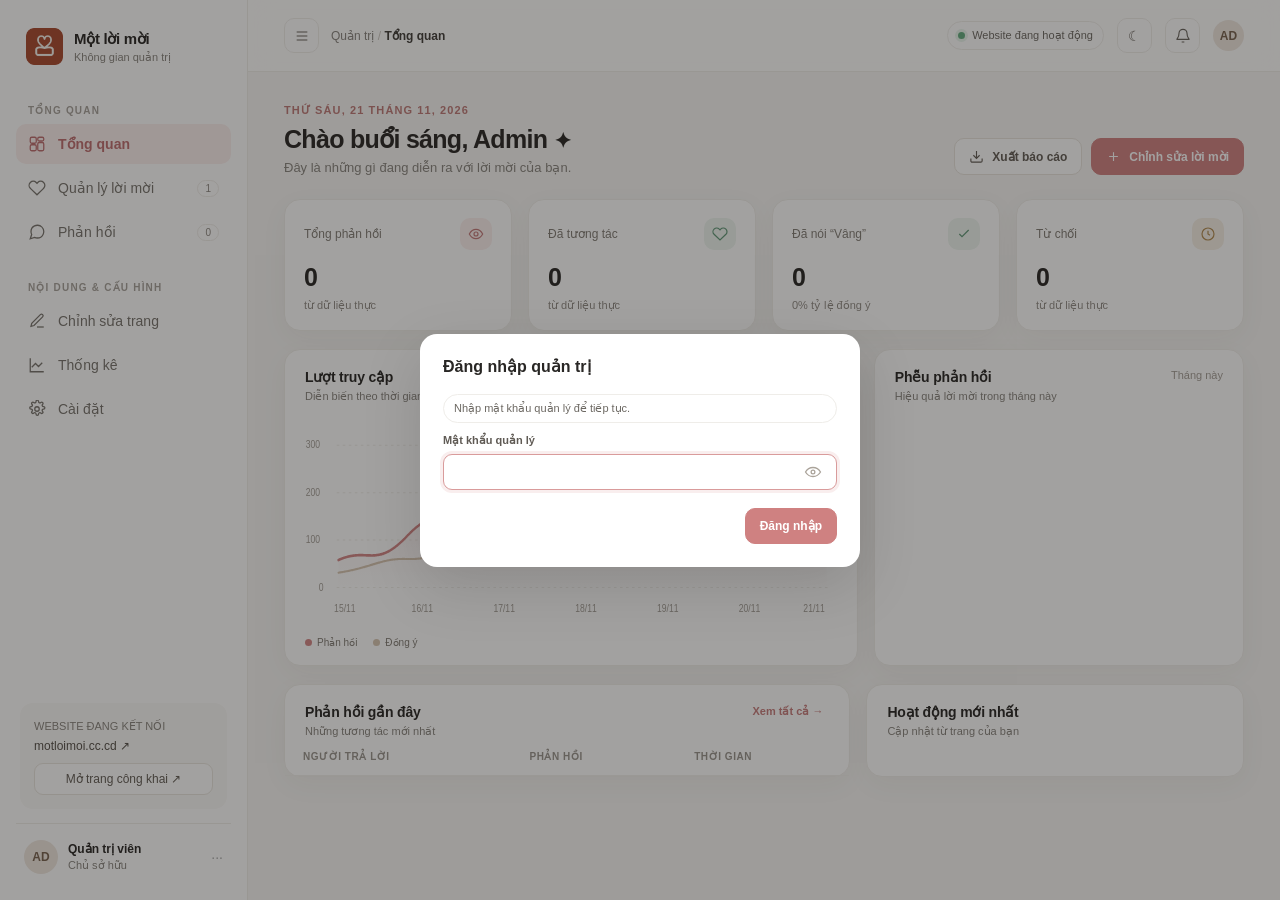
<file: frontend/public/admin.html>
<!doctype html>
<html lang="vi">
<head>
<meta charset="utf-8"><meta name="viewport" content="width=device-width,initial-scale=1">
<meta name="robots" content="noindex, nofollow">
<title>Một lời mời — Admin</title>
<link rel="icon" type="image/png" href="assets/img/favicon.png">
<script>window.API_BASE=window.API_BASE||'https://inviteflow-api2.onrender.com';</script>
<style>
:root{--bg:#f7f6f4;--paper:#fff;--ink:#292725;--muted:#88847e;--line:#efede9;--rose:#dd8f90;--rose2:#f8e9e8;--green:#5e9a7a;--greenbg:#eaf4ee;--amber:#c58d4c;--shadow:0 8px 28px rgba(46,39,34,.045);--radius:16px;font-family:Inter,-apple-system,BlinkMacSystemFont,"Segoe UI",sans-serif}*{box-sizing:border-box}body{margin:0;background:var(--bg);color:var(--ink);font-size:14px}button,input,select,textarea{font:inherit}button{cursor:pointer}.shell{min-height:100vh}.sidebar{position:fixed;inset:0 auto 0 0;width:248px;background:#fff;border-right:1px solid var(--line);padding:24px 16px;display:flex;flex-direction:column;z-index:5}.brand{display:flex;align-items:center;gap:11px;padding:4px 10px 28px}.brandmark{height:37px;width:37px;display:grid;place-items:center;flex-shrink:0}.brandmark img{width:37px;height:37px;display:block}.brand strong{display:block;font-size:15px;letter-spacing:-.3px}.brand small{display:block;color:var(--muted);font-size:11px;margin-top:3px}.navlabel{font-size:10px;letter-spacing:1.2px;color:#a6a19b;padding:12px 12px 8px;font-weight:700}.nav{display:grid;gap:4px}.nav button{display:flex;align-items:center;gap:12px;width:100%;border:0;background:transparent;text-align:left;padding:11px 12px;border-radius:10px;color:#77736d;transition:.2s}.nav button:hover{background:#faf8f6;color:var(--ink)}.nav button.active{background:#fbefee;color:#bd6e70;font-weight:650}.nav svg{width:18px;height:18px;stroke:currentColor;fill:none;stroke-width:1.7}.nav .count{margin-left:auto;background:#fff;border:1px solid var(--line);border-radius:20px;padding:2px 7px;font-size:10px;color:#8d8882}.side-bottom{margin-top:auto}.site-card{margin:8px 4px 14px;padding:14px;background:#faf9f7;border-radius:13px}.site-card small{color:var(--muted);font-size:11px}.site-url{font-size:12px;margin:6px 0 10px;color:#55504a}.visit{width:100%;border:1px solid #e9e5df;background:#fff;border-radius:9px;padding:8px;color:#625c55;font-size:12px}.profile{border-top:1px solid var(--line);padding:16px 8px 2px;display:flex;align-items:center;gap:10px}.avatar{width:34px;height:34px;border-radius:50%;background:#efe7df;color:#78624f;display:grid;place-items:center;font-size:12px;font-weight:700}.profile b{font-size:12px;display:block}.profile small{color:var(--muted);font-size:11px}.more{margin-left:auto;color:#aaa}.main{margin-left:248px;min-height:100vh}.topbar{height:72px;background:rgba(255,255,255,.82);border-bottom:1px solid var(--line);display:flex;align-items:center;justify-content:space-between;padding:0 36px;position:sticky;top:0;z-index:4;backdrop-filter:blur(12px)}.crumb{color:var(--muted);font-size:12px}.crumb b{color:#403d39;font-weight:600}.topright{display:flex;align-items:center;gap:13px}.status{display:flex;align-items:center;gap:7px;border:1px solid var(--line);padding:7px 10px;border-radius:20px;font-size:11px;color:#6c6862;background:#fff}.status:empty{display:none}.dot{width:7px;height:7px;border-radius:50%;background:#64ac80;box-shadow:0 0 0 3px #e8f4ec}.iconbtn{width:35px;height:35px;border:1px solid var(--line);border-radius:10px;background:#fff;color:#68635d;display:grid;place-items:center;position:relative}.badge-count{position:absolute;top:-5px;right:-5px;min-width:16px;height:16px;border-radius:8px;background:#cf8181;color:#fff;font-size:9px;font-weight:700;display:grid;place-items:center;padding:0 3px;line-height:1}.badge-count[hidden]{display:none}.iconbtn svg{width:16px;height:16px;stroke:currentColor;fill:none;stroke-width:1.7}.content{max-width:1380px;margin:auto;padding:32px 36px 48px}.page{display:none;animation:fade .22s ease}.page.show{display:block}@keyframes fade{from{opacity:.4;transform:translateY(3px)}to{opacity:1;transform:none}}.heading{display:flex;justify-content:space-between;align-items:flex-end;margin-bottom:24px}.eyebrow{color:#be7a78;font-size:11px;font-weight:700;letter-spacing:1.1px;text-transform:uppercase;margin-bottom:8px}.heading h1{font-size:25px;letter-spacing:-.7px;margin:0 0 6px}.heading p{margin:0;color:var(--muted);font-size:13px}.actions{display:flex;gap:9px}.btn{border:1px solid #e8e3dd;background:#fff;color:#625c55;padding:10px 14px;border-radius:10px;font-size:12px;font-weight:600;display:inline-flex;align-items:center;gap:8px;transition:.2s}.btn:hover{transform:translateY(-1px);box-shadow:var(--shadow)}.btn.primary{background:#cf8181;color:#fff;border-color:#cf8181}.btn.primary:hover{background:#bb7071}.btn svg{width:15px;height:15px;stroke:currentColor;fill:none;stroke-width:1.8}.grid{display:grid;gap:16px}.stats{grid-template-columns:repeat(4,1fr);margin-bottom:18px}.card{background:var(--paper);border:1px solid #f0eeea;border-radius:var(--radius);box-shadow:var(--shadow)}.stat{padding:18px 19px}.stat-top{display:flex;justify-content:space-between;align-items:center;color:#817c75;font-size:12px}.stat-icon{height:32px;width:32px;border-radius:10px;background:#fbefee;color:#c3797a;display:grid;place-items:center}.stat-icon svg{width:16px;height:16px;stroke:currentColor;fill:none;stroke-width:1.8}.stat-value{font-size:25px;font-weight:700;letter-spacing:-.7px;margin:13px 0 7px}.stat-foot{font-size:11px;color:#918c86}.positive{color:#599573;font-weight:650}.overview-grid{grid-template-columns:1.55fr 1fr;margin-bottom:18px}.card-head{padding:19px 20px 0;display:flex;justify-content:space-between;align-items:flex-start}.card-head h3{margin:0 0 5px;font-size:14px;letter-spacing:-.2px}.card-head p{margin:0;font-size:11px;color:var(--muted)}.select{border:1px solid var(--line);border-radius:8px;background:#fff;color:#706b64;padding:7px 9px;font-size:11px}.chart{padding:16px 19px 18px;height:234px}.chart svg{width:100%;height:100%;overflow:visible}.chart text{font-family:inherit;font-size:10px;fill:#a39e97}.chart .gridline{stroke:#f0eeea;stroke-dasharray:3 4}.chart .area{fill:url(#fill)}.chart .line{fill:none;stroke:#d48787;stroke-width:2.5;stroke-linecap:round;stroke-linejoin:round}.chart .line2{fill:none;stroke:#d8c6b2;stroke-width:2;stroke-dasharray:5 4;stroke-linecap:round}.chart circle{fill:white;stroke:#d48787;stroke-width:2}.mini-legend{display:flex;gap:16px;padding:0 20px 17px;color:#817c75;font-size:10px}.legend-dot{display:inline-block;width:7px;height:7px;border-radius:50%;background:#d48787;margin-right:5px}.legend-dot.b{background:#d8c6b2}.funnel{padding:14px 20px 20px}.funnel-item{margin:13px 0}.funnel-label{display:flex;justify-content:space-between;font-size:11px;color:#625d57;margin-bottom:7px}.funnel-label span:last-child{font-weight:650;color:#37332f}.track{height:8px;background:#f4f1ed;border-radius:8px;overflow:hidden}.bar{height:100%;border-radius:8px;background:#d99191}.bar.b2{background:#dfb3a4}.bar.b3{background:#a8c8b5}.bottom-grid{grid-template-columns:1.2fr .8fr}.table-wrap{overflow:auto}.table{width:100%;border-collapse:collapse;text-align:left}.table th{color:#9a958e;font-size:10px;text-transform:uppercase;letter-spacing:.55px;font-weight:650;padding:13px 18px;border-bottom:1px solid #f1efec;white-space:nowrap}.table td{padding:13px 18px;border-bottom:1px solid #f4f2ef;font-size:12px;color:#625d57;white-space:nowrap}.table tr:last-child td{border-bottom:0}.table td:first-child{font-weight:600;color:#37332f}.badge{display:inline-flex;align-items:center;gap:5px;border-radius:20px;padding:5px 8px;font-size:10px;font-weight:650}.badge.green{background:#ebf4ee;color:#58866a}.badge.gray{background:#f3f1ee;color:#88827c}.badge.rose{background:#fbefee;color:#bd7474}.badge:before{content:'';width:5px;height:5px;border-radius:50%;background:currentColor}.viewall{color:#c77d7d;font-size:11px;background:none;border:0;font-weight:650}.activity{padding:9px 20px 13px}.activity-row{display:flex;gap:11px;padding:12px 0;border-bottom:1px solid #f4f2ef}.activity-row:last-child{border:0}.activity-symbol{width:29px;height:29px;flex-shrink:0;border-radius:9px;background:#edf5ef;color:#5d9977;display:grid;place-items:center;font-size:13px}.activity-symbol.no{background:#fbefee;color:#c47a7a}.activity-copy{font-size:11px;color:#65605a;line-height:1.45;flex:1}.activity-copy b{color:#3b3733}.activity-copy small{display:block;color:#a19b94;margin-top:3px;font-size:10px}.section-card{padding:20px;margin-bottom:16px}.toolbar{display:flex;align-items:center;gap:9px}.search{position:relative}.search input{height:36px;width:210px;border:1px solid var(--line);border-radius:9px;padding:0 12px 0 34px;outline:none;font-size:11px;background:white}.search input:focus,.field input:focus,.field textarea:focus,.field select:focus{border-color:#d99b9b;box-shadow:0 0 0 3px #f9eeee}.search svg{position:absolute;left:11px;top:10px;width:15px;height:15px;stroke:#aaa39a;fill:none;stroke-width:1.8}.row-title{display:flex;align-items:center;gap:9px}.row-title .thumb{width:30px;height:30px;border-radius:9px;background:#faeceb;display:grid;place-items:center;color:#c27a7b}.row-title small{display:block;color:#a49f98;font-weight:400;margin-top:3px;font-size:10px}.table .act{display:flex;gap:5px}.tiny{border:1px solid #ebe8e4;background:#fff;border-radius:7px;height:27px;width:28px;color:#817b74;display:grid;place-items:center}.tiny:hover{color:#bd7474;background:#fcf4f3}.tiny svg{width:13px;height:13px;stroke:currentColor;fill:none;stroke-width:1.7}.pagination{display:flex;align-items:center;justify-content:space-between;color:#99938c;padding:14px 18px 0;font-size:10px}.pages{display:flex;gap:5px}.pages button{height:26px;min-width:26px;border:1px solid var(--line);border-radius:7px;background:#fff;color:#777;font-size:10px}.pages button.current{background:#faeceb;border-color:#f3dada;color:#b96e6f}.editor-grid{grid-template-columns:1.2fr .8fr;align-items:start}.form-card{padding:22px}.form-card h3{font-size:14px;margin:0 0 4px}.form-card>p{font-size:11px;color:var(--muted);margin:0 0 21px}.field{margin-bottom:16px}.item-edit{display:grid;grid-template-columns:1.2fr 1.4fr 1.6fr auto auto;gap:8px;align-items:end;padding-top:8px;border-top:1px solid var(--line)}.item-edit .field{margin:0}.item-edit label{margin-bottom:4px;font-size:12px}.img-thumb{width:36px;height:36px;object-fit:cover;border-radius:8px;border:1px solid var(--line);background:#faf9f7;flex-shrink:0}.img-pick{padding:6px 9px;font-size:11px;min-height:32px}.field label{display:block;font-size:11px;font-weight:650;color:#605b55;margin-bottom:7px}.field input,.field textarea,.field select{width:100%;border:1px solid #eae7e2;border-radius:9px;padding:10px 11px;outline:none;font-size:12px;color:#38342f;background:#fff;transition:.2s}.field input[type=checkbox]{width:auto;min-height:0;padding:0}.field input[type=color]{width:48px;height:32px;padding:2px}.field-wrap{position:relative}.eye-btn{position:absolute;right:8px;top:50%;transform:translateY(-50%);width:32px;height:32px;border:0;background:none;color:#aaa39a;display:grid;place-items:center;cursor:pointer}.eye-btn:hover{color:var(--ink)}.eye-btn svg{width:18px;height:18px;stroke:currentColor;fill:none;stroke-width:1.7}.field textarea{min-height:76px;resize:vertical}.hint{color:#a29c95;font-size:10px;margin-top:6px}.two-col{display:grid;grid-template-columns:1fr 1fr;gap:12px}.switchline{display:flex;justify-content:space-between;align-items:center;padding:12px 0;border-top:1px solid #f1efec}.switchline b{display:block;font-size:11px}.switchline small{display:block;color:#99938c;font-size:10px;margin-top:4px}.switch{position:relative;width:36px;height:20px}.switch input{opacity:0;width:0;height:0}.slider{position:absolute;inset:0;background:#d7d2cc;border-radius:20px;transition:.2s}.slider:before{content:'';position:absolute;height:14px;width:14px;left:3px;top:3px;background:#fff;border-radius:50%;transition:.2s}.switch input:checked+.slider{background:#cf8585}.switch input:checked+.slider:before{transform:translateX(16px)}.preview-card{padding:18px;position:sticky;top:92px}.preview-head{display:flex;justify-content:space-between;align-items:center;margin-bottom:14px}.preview-head b{font-size:12px}.live{font-size:10px;color:#5c9673}.live:before{content:'';display:inline-block;width:6px;height:6px;background:#65aa80;border-radius:50%;margin-right:5px}.preview{min-height:330px;border-radius:13px;background:linear-gradient(155deg,#fffaf8,#f7eeee);display:flex;align-items:center;justify-content:center;text-align:center;padding:28px;color:#46403b}.preview-inner{max-width:280px}.preview .spark{font-size:24px;color:#d98a8c;margin-bottom:10px}.preview h2{font-family:"Times New Roman",Georgia,serif;font-size:27px;font-weight:500;line-height:1.18;margin:0 0 11px}.preview p{font-family:"Times New Roman",Georgia,serif;font-size:13px;color:#81746d;line-height:1.6;margin:0 auto 20px}.preview-actions{display:flex;justify-content:center;gap:8px}.preview-actions span{border-radius:30px;background:#d48989;color:white;padding:8px 16px;font-size:11px}.preview-actions span+span{background:#fff;color:#81746d;border:1px solid #eee5df}.preview-note{font-size:10px;color:#aaa29b;text-align:center;margin-top:11px}.swatches{display:flex;gap:9px}.swatch{width:29px;height:29px;border-radius:9px;border:2px solid white;box-shadow:0 0 0 1px #e8e3dd}.swatch.selected{box-shadow:0 0 0 2px #c97c7c}.response-kpis{grid-template-columns:repeat(3,1fr);margin-bottom:16px}.metric{padding:16px}.metric small{font-size:10px;color:#969089}.metric strong{font-size:20px;display:block;margin-top:7px}.settings-grid{grid-template-columns:1fr 1fr}.settings-card{padding:21px}.settings-card h3{font-size:14px;margin:0 0 4px}.settings-card>p{font-size:11px;color:var(--muted);margin:0 0 18px}.danger{border-color:#f1dddd}.danger h3{color:#b96363}.empty{display:none;padding:32px;text-align:center;color:#999}.toast{position:fixed;right:24px;bottom:24px;background:#302d2a;color:white;padding:12px 17px;border-radius:11px;box-shadow:0 8px 30px #0002;font-size:12px;z-index:20;opacity:0;transform:translateY(10px);transition:.25s;pointer-events:none}.toast.on{opacity:1;transform:translateY(0)}.modalback{display:none;position:fixed;inset:0;background:#17141266;z-index:15;align-items:center;justify-content:center;padding:20px}.modalback.open{display:flex}.modal{background:#fff;border-radius:17px;width:min(440px,100%);padding:23px;box-shadow:0 20px 60px #0002}.modal.wide{width:min(860px,100%);max-height:calc(100vh - 40px);overflow-y:auto}.modal-top{display:flex;justify-content:space-between;align-items:center;margin-bottom:18px}.modal h3{margin:0;font-size:16px}.close{border:0;background:#f5f3f0;border-radius:8px;width:29px;height:29px;color:#777}.modal-actions{display:flex;justify-content:flex-end;gap:8px;margin-top:18px}.mobile-menu{display:grid}.chart .line,.chart .line2{stroke-dasharray:1;stroke-dashoffset:1;animation:draw-line 900ms cubic-bezier(.22,1,.36,1) forwards}.chart .line2{animation-delay:120ms}@keyframes draw-line{to{stroke-dashoffset:0}}
body.dark{--bg:#171817;--paper:#212321;--ink:#eeeae5;--muted:#a8a39c;--line:#343634;--shadow:0 8px 28px rgba(0,0,0,.18);color-scheme:dark}body.dark .sidebar,body.dark .topbar{background:rgba(31,33,31,.94)}body.dark .nav button{color:#b5b1aa}body.dark .nav button.active{background:#3a2c2d;color:#e2a0a0}body.dark .nav button:hover,body.dark .site-card{background:#292b29}body.dark .site-url,body.dark .crumb b,body.dark .table td:first-child,body.dark .funnel-label span:last-child,body.dark .activity-copy b{color:#eeeae5}body.dark .visit,body.dark .iconbtn,body.dark .status,body.dark .btn,body.dark .select,body.dark .search input,body.dark .field input,body.dark .field textarea,body.dark .field select,body.dark .tiny,body.dark .pages button{background:#282a28;color:#ddd8d1;border-color:#3b3d3b}body.dark .card{border-color:#323432}body.dark .table th,body.dark .table td,body.dark .activity-row,body.dark .switchline{border-color:#353735}body.dark .track{background:#363836}body.dark .preview{background:linear-gradient(155deg,#342d2b,#302527);color:#eeeae5}body.dark .preview p{color:#d2c2b8}body.dark .preview-actions span+span{background:#292b29;color:#ddd;border-color:#48413d}body.dark .modal{background:#242624;color:#eeeae5}body.dark .close{background:#353735;color:#ddd}body.dark .funnel>div[style*="background:#faf7f3"]{background:#302c28!important}
.sidebar-scrim{display:none}.sidebar-close{display:none;border:0;background:#f7f4f1;color:#756e67;border-radius:8px;width:30px;height:30px;font-size:18px;margin-left:auto}.sidebar-collapsed .sidebar{width:76px;padding:24px 10px}.sidebar-collapsed .main{margin-left:76px}.sidebar-collapsed .brand{justify-content:center;padding-left:0;padding-right:0}.sidebar-collapsed .brand>div:nth-child(2),.sidebar-collapsed .navlabel,.sidebar-collapsed .site-card,.sidebar-collapsed .profile>div:not(.avatar),.sidebar-collapsed .profile .more{display:none}.sidebar-collapsed .nav button{font-size:0;justify-content:center;padding:12px 0}.sidebar-collapsed .nav .count{display:none}.sidebar-collapsed .profile{justify-content:center;padding:16px 0 2px}.sidebar-collapsed .side-bottom{display:flex;flex-direction:column;align-items:center}
@media(max-width:1020px){.sidebar{width:216px}.main{margin-left:216px}.content{padding:25px 23px}.topbar{padding:0 23px}.stats{grid-template-columns:repeat(2,1fr)}.overview-grid{grid-template-columns:1fr}.bottom-grid{grid-template-columns:1fr}}
@media(max-width:760px){.sidebar{width:260px;padding:20px 15px;overflow-y:auto;transform:translateX(-105%);transition:transform .25s ease;box-shadow:none}.sidebar.open{width:260px;transform:translateX(0);box-shadow:14px 0 35px rgba(30,25,20,.12);border-right:1px solid var(--line)}.sidebar .brand{padding-bottom:22px}.sidebar-close{display:block}.sidebar.open~.sidebar-scrim{display:block;position:fixed;inset:0;background:rgba(25,22,20,.38);z-index:4}.sidebar-collapsed .sidebar{width:260px;padding:20px 15px;transform:translateX(-105%)}.sidebar-collapsed .main{margin-left:0}.sidebar-collapsed .sidebar.open{transform:translateX(0)}.main{margin-left:0}.topbar{height:62px;padding:0 16px}.content{padding:23px 15px}.mobile-menu{display:grid}.heading{align-items:flex-start;gap:12px;flex-direction:column}.heading h1{font-size:22px}.actions{width:100%}.actions .btn{flex:1;justify-content:center}.stats{gap:10px}.stat{padding:14px}.stat-value{font-size:22px}.overview-grid,.editor-grid,.settings-grid{grid-template-columns:1fr}.preview-card{position:static}.toolbar{flex-wrap:wrap}.search{flex:1}.search input{width:100%}.table th,.table td{padding:12px 13px}.response-kpis{gap:8px}.metric{padding:12px}.metric strong{font-size:17px}.status{display:none}.item-edit{grid-template-columns:1fr}}
</style>
</head>
<body>
<div class="shell">
<aside class="sidebar" id="sidebar">
 <div class="brand"><div class="brandmark"><img src="assets/img/logo-mark.png" width="37" height="37" alt=""></div><div><strong>Một lời mời</strong><small>Không gian quản trị</small></div><button class="sidebar-close" onclick="closeSidebar()" aria-label="Đóng thanh bên">×</button></div>
 <div class="navlabel">TỔNG QUAN</div><nav class="nav">
 <button class="active" data-page="overview" title="Tổng quan"><svg viewBox="0 0 24 24"><rect x="3" y="3" width="8" height="8" rx="2"/><rect x="13" y="3" width="8" height="5" rx="2"/><rect x="13" y="10" width="8" height="11" rx="2"/><rect x="3" y="13" width="8" height="8" rx="2"/></svg>Tổng quan</button>
 <button data-page="invitations" title="Quản lý lời mời"><svg viewBox="0 0 24 24"><path d="M20.8 4.6a5.5 5.5 0 0 0-7.8 0L12 5.7l-1.1-1.1a5.5 5.5 0 0 0-7.8 7.8l1.1 1.1L12 21l7.8-7.5 1.1-1.1a5.5 5.5 0 0 0-.1-7.8Z"/></svg>Quản lý lời mời<span class="count" id="inviteCount">1</span></button>
 <button data-page="responses" title="Phản hồi"><svg viewBox="0 0 24 24"><path d="M21 11.5a8.4 8.4 0 0 1-.9 3.8 8.5 8.5 0 0 1-7.6 4.7 8.4 8.4 0 0 1-3.8-.9L3 21l1.9-5.7a8.4 8.4 0 0 1-.9-3.8 8.5 8.5 0 0 1 4.7-7.6 8.4 8.4 0 0 1 3.8-.9h.5a8.5 8.5 0 0 1 8 8v.5Z"/></svg>Phản hồi<span class="count" id="responseCount">0</span></button>
 </nav>
 <div class="navlabel" style="margin-top:18px">NỘI DUNG &amp; CẤU HÌNH</div><nav class="nav">
 <button data-page="editor" title="Chỉnh sửa trang"><svg viewBox="0 0 24 24"><path d="M12 20h9"/><path d="M16.5 3.5a2.1 2.1 0 0 1 3 3L8 18l-4 1 1-4Z"/></svg>Chỉnh sửa trang</button>
 <button data-page="analytics" title="Thống kê"><svg viewBox="0 0 24 24"><path d="M3 3v18h18"/><path d="m19 9-5 5-4-4-5 5"/></svg>Thống kê</button>
 <button data-page="settings" title="Cài đặt"><svg viewBox="0 0 24 24"><circle cx="12" cy="12" r="3"/><path d="m19.4 15 .1.1a1.7 1.7 0 0 1-2.4 2.4l-.1-.1a1.7 1.7 0 0 0-2.9 1.2v.2a1.7 1.7 0 0 1-3.4 0v-.2a1.7 1.7 0 0 0-2.9-1.2l-.1.1a1.7 1.7 0 0 1-2.4-2.4l.1-.1a1.7 1.7 0 0 0-1.2-2.9H4a1.7 1.7 0 0 1 0-3.4h.2a1.7 1.7 0 0 0 1.2-2.9l-.1-.1a1.7 1.7 0 0 1 2.4-2.4l.1.1a1.7 1.7 0 0 0 2.9-1.2V2a1.7 1.7 0 0 1 3.4 0v.2a1.7 1.7 0 0 0 2.9 1.2l.1-.1a1.7 1.7 0 0 1 2.4 2.4l-.1.1a1.7 1.7 0 0 0 1.2 2.9h.2a1.7 1.7 0 0 1 0 3.4h-.2a1.7 1.7 0 0 0-1.2 2.9Z"/></svg>Cài đặt</button>
 </nav>
 <div class="side-bottom"><div class="site-card"><small>WEBSITE ĐANG KẾT NỐI</small><div class="site-url">motloimoi.cc.cd ↗</div><button class="visit" onclick="window.open('https://motloimoi.cc.cd','_blank')">Mở trang công khai ↗</button></div><div class="profile"><div class="avatar">AD</div><div><b>Quản trị viên</b><small id="roleLabel">Chủ sở hữu</small></div><span class="more">···</span></div></div>
</aside><div class="sidebar-scrim" id="sidebarScrim" onclick="closeSidebar()"></div>
<main class="main">
<header class="topbar"><div style="display:flex;align-items:center;gap:12px"><button class="iconbtn mobile-menu" title="Thu gọn / mở thanh điều hướng" onclick="toggleSidebar()"><svg viewBox="0 0 24 24"><path d="M4 6h16M4 12h16M4 18h16"/></svg></button><div class="crumb">Quản trị <span style="color:#cbc6bf">/</span> <b id="crumb">Tổng quan</b></div></div><div class="topright"><span class="status"><span class="dot"></span>Website đang hoạt động</span><button class="iconbtn" id="themeToggle" title="Đổi giao diện sáng/tối" onclick="toggleTheme()"><span id="themeIcon">☾</span></button><button class="iconbtn" title="Thông báo" onclick="openNotifications()"><svg viewBox="0 0 24 24"><path d="M18 8a6 6 0 0 0-12 0c0 7-3 7-3 9h18c0-2-3-2-3-9M10 21h4"/></svg><span class="badge-count" id="notifCount" hidden>0</span></button><div class="avatar" style="width:31px;height:31px">AD</div></div></header>
<div class="content">
<section class="page show" id="page-overview">
 <div class="heading"><div><div class="eyebrow">Thứ Sáu, 21 tháng 11, 2026</div><h1>Chào buổi sáng, Admin <span style="font-size:21px">✦</span></h1><p>Đây là những gì đang diễn ra với lời mời của bạn.</p></div><div class="actions"><button class="btn" onclick="exportCSV()"><svg viewBox="0 0 24 24"><path d="M21 15v4a2 2 0 0 1-2 2H5a2 2 0 0 1-2-2v-4M7 10l5 5 5-5M12 15V3"/></svg>Xuất báo cáo</button><button class="btn primary" onclick="navigate('editor')"><svg viewBox="0 0 24 24"><path d="M12 5v14M5 12h14"/></svg>Chỉnh sửa lời mời</button></div></div>
 <div class="grid stats">
 <div class="card stat"><div class="stat-top">Tổng phản hồi <span class="stat-icon"><svg viewBox="0 0 24 24"><path d="M2 12s3.6-7 10-7 10 7 10 7-3.6 7-10 7-10-7-10-7Z"/><circle cx="12" cy="12" r="3"/></svg></span></div><div class="stat-value" id="statViews">0</div><div class="stat-foot" id="footViews">từ dữ liệu thực</div></div>
 <div class="card stat"><div class="stat-top">Đã tương tác <span class="stat-icon" style="background:#edf5ef;color:#619778"><svg viewBox="0 0 24 24"><path d="M20.8 4.6a5.5 5.5 0 0 0-7.8 0L12 5.7l-1.1-1.1a5.5 5.5 0 0 0-7.8 7.8L12 21l8.9-8.6a5.5 5.5 0 0 0-.1-7.8Z"/></svg></span></div><div class="stat-value" id="statTouches">0</div><div class="stat-foot" id="footTouches">từ dữ liệu thực</div></div>
 <div class="card stat"><div class="stat-top">Đã nói “Vâng” <span class="stat-icon" style="background:#edf5ef;color:#619778"><svg viewBox="0 0 24 24"><path d="m5 12 4 4L19 6"/></svg></span></div><div class="stat-value" id="statYes">0</div><div class="stat-foot" id="footYes">0% tỷ lệ đồng ý</div></div>
 <div class="card stat"><div class="stat-top">Từ chối <span class="stat-icon" style="background:#f6f0e6;color:#b28b50"><svg viewBox="0 0 24 24"><circle cx="12" cy="12" r="9"/><path d="M12 7v5l3 2"/></svg></span></div><div class="stat-value" id="statWait">0</div><div class="stat-foot" id="footWait">từ dữ liệu thực</div></div>
 </div>
 <div class="grid overview-grid">
 <div class="card"><div class="card-head"><div><h3>Lượt truy cập</h3><p>Diễn biến theo thời gian</p></div><select class="select" id="range" onchange="toast('Đã cập nhật khoảng thời gian')"><option>7 ngày qua</option><option>30 ngày qua</option><option>90 ngày qua</option></select></div><div class="chart" id="chartOverview"><svg viewBox="0 0 620 190" preserveAspectRatio="none"><defs><linearGradient id="fill" x1="0" x2="0" y1="0" y2="1"><stop offset="0" stop-color="#d48787" stop-opacity=".22"/><stop offset="1" stop-color="#d48787" stop-opacity="0"/></linearGradient></defs><line class="gridline" x1="38" y1="25" x2="610" y2="25"/><line class="gridline" x1="38" y1="70" x2="610" y2="70"/><line class="gridline" x1="38" y1="115" x2="610" y2="115"/><line class="gridline" x1="38" y1="160" x2="610" y2="160"/><text x="2" y="28">300</text><text x="2" y="73">200</text><text x="2" y="118">100</text><text x="17" y="163">0</text><path class="area" d="M40 134 C75 121 83 143 120 111 S170 100 200 112 S246 71 285 88 S333 56 365 73 S415 79 445 47 S491 67 520 43 S563 38 607 18 L607 160 L40 160Z"/><path class="line" d="M40 134 C75 121 83 143 120 111 S170 100 200 112 S246 71 285 88 S333 56 365 73 S415 79 445 47 S491 67 520 43 S563 38 607 18"/><path class="line2" d="M40 146 C80 141 90 132 120 133 S168 122 200 130 S250 117 285 121 S334 101 365 110 S415 101 445 93 S487 97 520 83 S566 86 607 68"/><circle cx="607" cy="18" r="4"/><text x="35" y="183">15/11</text><text x="125" y="183">16/11</text><text x="220" y="183">17/11</text><text x="315" y="183">18/11</text><text x="410" y="183">19/11</text><text x="505" y="183">20/11</text><text x="580" y="183">21/11</text></svg></div><div class="mini-legend"><span><i class="legend-dot"></i>Phản hồi</span><span><i class="legend-dot b"></i>Đồng ý</span></div></div>
 <div class="card"><div class="card-head"><div><h3>Phễu phản hồi</h3><p>Hiệu quả lời mời trong tháng này</p></div><span style="font-size:11px;color:#a39d96">Tháng này</span></div><div class="funnel" id="funnel"></div></div>
 </div>
 <div class="grid bottom-grid"><div class="card"><div class="card-head"><div><h3>Phản hồi gần đây</h3><p>Những tương tác mới nhất</p></div><button class="viewall" onclick="navigate('responses')">Xem tất cả →</button></div><div class="table-wrap"><table class="table"><thead><tr><th>Người trả lời</th><th>Phản hồi</th><th>Thời gian</th></tr></thead><tbody id="recentRows"></tbody></table></div></div><div class="card"><div class="card-head"><div><h3>Hoạt động mới nhất</h3><p>Cập nhật từ trang của bạn</p></div></div><div class="activity" id="activityRows"></div></div></div>
</section>
<section class="page" id="page-invitations"><div class="heading"><div><div class="eyebrow">Nội dung</div><h1>Quản lý lời mời</h1><p>Tạo, chỉnh sửa và theo dõi các lời mời của bạn.</p></div><div class="actions"><button class="btn primary" onclick="openModal()"><svg viewBox="0 0 24 24"><path d="M12 5v14M5 12h14"/></svg>Tạo lời mời mới</button></div></div><div class="card section-card"><div class="toolbar" style="justify-content:space-between;margin-bottom:14px"><div class="search"><svg viewBox="0 0 24 24"><circle cx="11" cy="11" r="7"/><path d="m20 20-4-4"/></svg><input placeholder="Tìm lời mời..." oninput="filterTable(this,'inviteTable')"></div><div class="toolbar"><select class="select" onchange="filterStatus(this,'inviteTable')"><option value="">Tất cả trạng thái</option><option>Đang hoạt động</option><option>Bản nháp</option><option>Đã kết thúc</option></select><button class="btn" onclick="exportCSV()">Xuất CSV</button></div></div><div class="table-wrap"><table class="table" id="inviteTable"><thead><tr><th>Tên lời mời</th><th>Liên kết</th><th>Trạng thái</th><th>Lượt xem</th><th>Phản hồi</th><th>Cập nhật</th><th></th></tr></thead><tbody id="inviteRows"></tbody></table></div><div class="pagination"><span id="invitePager">Hiển thị 1 trên 1 lời mời</span><div class="pages"><button class="current">1</button><button onclick="toast('Bạn đang xem tất cả lời mời')">→</button></div></div></div></section>
<section class="page" id="page-responses"><div class="heading"><div><div class="eyebrow">Tương tác</div><h1>Phản hồi</h1><p>Xem những người đã trả lời lời mời của bạn.</p></div><div class="actions"><button class="btn" onclick="openResponseModal()"><svg viewBox="0 0 24 24"><path d="M12 5v14M5 12h14"/></svg>Thêm phản hồi</button><button class="btn" onclick="exportCSV()"><svg viewBox="0 0 24 24"><path d="M21 15v4a2 2 0 0 1-2 2H5a2 2 0 0 1-2-2v-4M7 10l5 5 5-5M12 15V3"/></svg>Xuất danh sách</button><button class="btn" style="color:#bb6262;border-color:#efdbdb" onclick="clearAll()"><svg viewBox="0 0 24 24"><path d="M3 6h18M8 6V4h8v2m3 0-1 14H6L5 6m4 4v6m6-6v6"/></svg>Xóa tất cả</button></div></div><div class="grid response-kpis"><div class="card metric"><small>Tổng phản hồi</small><strong id="kpiTotal">0</strong></div><div class="card metric"><small>Đồng ý</small><strong style="color:#5e9876" id="kpiYes">0</strong></div><div class="card metric"><small>Từ chối</small><strong style="color:#c47b7b" id="kpiNo">0</strong></div></div><div class="card section-card"><div class="toolbar" style="justify-content:space-between;margin-bottom:14px"><div class="search"><svg viewBox="0 0 24 24"><circle cx="11" cy="11" r="7"/><path d="m20 20-4-4"/></svg><input placeholder="Tìm tên, món, nước, nơi..." oninput="filterTable(this,'responseTable')"></div><div class="toolbar"><select class="select" onchange="filterStatus(this,'responseTable')"><option value="">Tất cả phản hồi</option><option>Vâng</option><option>Không nha</option></select></div></div><div class="table-wrap"><table class="table" id="responseTable"><thead><tr><th>Người trả lời</th><th>Phản hồi</th><th>Lời mời</th><th>Ghi chú</th><th>Thời gian</th><th></th></tr></thead><tbody id="responseRows"></tbody></table></div><div class="pagination"><span id="responsePager">Hiển thị 0 trên 0 phản hồi</span><div class="pages" id="responsePages"></div></div></div></section>
<section class="page" id="page-editor"><div class="heading"><div><div class="eyebrow">Tùy biến</div><h1>Chỉnh sửa trang</h1><p>Cá nhân hóa lời mời và xem trước thay đổi ngay lập tức.</p></div><div class="actions"><button class="btn" onclick="resetEditor()">Đặt lại</button><button class="btn primary" onclick="saveEditor()"><svg viewBox="0 0 24 24"><path d="M19 21H5a2 2 0 0 1-2-2V5a2 2 0 0 1 2-2h11l5 5v11a2 2 0 0 1-2 2Z"/><path d="M17 21v-8H7v8M7 3v5h8"/></svg>Lưu thay đổi</button></div></div><div class="grid editor-grid"><div class="card form-card"><h3>Nội dung lời mời</h3><p>Viết lời mời thật tự nhiên theo cách của bạn.</p><div class="field"><label for="titleInput">Tiêu đề trang</label><input id="titleInput" value="Một lời mời" oninput="updatePreview()"></div><div class="field"><label for="headlineInput">Câu hỏi chính</label><input id="headlineInput" value="Làm người yêu anh nhé?" oninput="updatePreview()"></div><div class="field"><label for="descInput">Lời nhắn</label><textarea id="descInput" oninput="updatePreview()">Mình cùng nhau đi chơi nha. Một buổi chiều, một ly nước, và một câu hỏi.</textarea><div class="hint">Gợi ý: viết ngắn gọn để hiển thị đẹp trên điện thoại.</div></div><div class="two-col"><div class="field"><label>Nút đồng ý</label><input id="yesInput" value="Vâng" oninput="updatePreview()"></div><div class="field"><label>Nút từ chối</label><input id="noInput" value="Không Nha" oninput="updatePreview()"></div></div><div class="field"><label>Màu chủ đạo</label><div class="swatches"><button class="swatch selected" data-color="#d48989" style="background:#d48989" onclick="pickColor('#d48989',this)"></button><button class="swatch" data-color="#839c85" style="background:#839c85" onclick="pickColor('#839c85',this)"></button><button class="swatch" data-color="#8298ae" style="background:#8298ae" onclick="pickColor('#8298ae',this)"></button><button class="swatch" data-color="#c69a61" style="background:#c69a61" onclick="pickColor('#c69a61',this)"></button><input type="color" id="colorInput" value="#d48989" style="height:29px;width:35px;border:0;padding:0;background:none" onchange="pickColor(this.value,this)"></div></div><div class="switchline"><div><b>Hiển thị hiệu ứng trái tim</b><small>Thêm chút lãng mạn khi mở trang</small></div><label class="switch"><input type="checkbox" id="heartsSwitch" checked onchange="toast('Đã cập nhật hiệu ứng')"><span class="slider"></span></label></div><div class="switchline"><div><b>Cho phép khách để lại lời nhắn</b><small>Hiển thị ô ghi chú sau khi trả lời</small></div><label class="switch"><input type="checkbox" id="noteSwitch" checked><span class="slider"></span></label></div><div style="margin-top:20px;border-top:1px solid var(--line);padding-top:4px"><div class="eyebrow">Nội dung website</div><div class="table-wrap"><table class="table"><thead><tr><th>Trang</th><th>Tiêu đề</th><th>Chi tiết</th><th></th></tr></thead><tbody id="contentRows"></tbody></table></div></div></div><div><div class="card preview-card"><div class="preview-head"><b>Xem trước trang</b><span class="live">Trực tiếp</span></div><div class="preview"><div class="preview-inner"><div class="spark">♡</div><h2 id="prevHeadline">Làm người yêu anh nhé?</h2><p id="prevDesc">Mình cùng nhau đi chơi nha. Một buổi chiều, một ly nước, và một câu hỏi.</p><div class="preview-actions"><span id="prevYes">Vâng</span><span id="prevNo">Không Nha</span></div></div></div><div class="preview-note">Bản xem trước mô phỏng giao diện trên trang công khai</div></div><div class="card section-card" style="margin-top:15px"><div class="field" style="margin:0"><label>URL trang công khai</label><div style="display:flex;gap:8px"><input id="publicUrl" value="https://motloimoi.cc.cd" readonly><button class="btn" onclick="copyLink()">Sao chép</button></div></div></div></div></div></section>
<section class="page" id="page-analytics"><div class="heading"><div><div class="eyebrow">Dữ liệu</div><h1>Thống kê chi tiết</h1><p>Hiểu rõ hơn về lượt truy cập và hiệu quả lời mời.</p></div><div class="actions"><select class="select" onchange="toast('Đã cập nhật dữ liệu thống kê')"><option>30 ngày qua</option><option>7 ngày qua</option><option>90 ngày qua</option></select><button class="btn" onclick="exportCSV()">Tải báo cáo</button></div></div><div class="grid stats"><div class="card stat"><div class="stat-top">Tổng phản hồi<span class="stat-icon">◉</span></div><div class="stat-value" id="anaViews">0</div><div class="stat-foot"><span class="positive" id="anaViewFoot">0</span> phản hồi ghi nhận</div></div><div class="card stat"><div class="stat-top">Khách truy cập duy nhất<span class="stat-icon" style="background:#edf5ef;color:#619778">♙</span></div><div class="stat-value" id="anaUnique">0</div><div class="stat-foot" id="anaUniqueFoot">theo mã người ghé thăm</div></div><div class="card stat"><div class="stat-top">Tỷ lệ tương tác<span class="stat-icon" style="background:#f6f0e6;color:#b28b50">↗</span></div><div class="stat-value" id="anaRate">0%</div><div class="stat-foot" id="anaRateFoot">0 phản hồi</div></div><div class="card stat"><div class="stat-top">Tỷ lệ đồng ý<span class="stat-icon" style="background:#edf5ef;color:#619778">♡</span></div><div class="stat-value" id="anaYesRate">0%</div><div class="stat-foot" id="anaYesFoot">0 câu trả lời “Vâng”</div></div></div><div class="grid overview-grid"><div class="card"><div class="card-head"><div><h3>Phản hồi theo ngày</h3><p>Xu hướng 7 ngày gần nhất</p></div></div><div class="chart" id="chartAnalytics"><svg viewBox="0 0 620 190" preserveAspectRatio="none"><line class="gridline" x1="38" y1="25" x2="610" y2="25"/><line class="gridline" x1="38" y1="70" x2="610" y2="70"/><line class="gridline" x1="38" y1="115" x2="610" y2="115"/><line class="gridline" x1="38" y1="160" x2="610" y2="160"/><text x="2" y="28">300</text><text x="2" y="73">200</text><text x="2" y="118">100</text><text x="17" y="163">0</text><path class="area" d="M40 134 C75 121 83 143 120 111 S170 100 200 112 S246 71 285 88 S333 56 365 73 S415 79 445 47 S491 67 520 43 S563 38 607 18 L607 160 L40 160Z"/><path class="line" d="M40 134 C75 121 83 143 120 111 S170 100 200 112 S246 71 285 88 S333 56 365 73 S415 79 445 47 S491 67 520 43 S563 38 607 18"/><text x="35" y="183">15/11</text><text x="125" y="183">16/11</text><text x="220" y="183">17/11</text><text x="315" y="183">18/11</text><text x="410" y="183">19/11</text><text x="505" y="183">20/11</text><text x="580" y="183">21/11</text></svg></div></div><div class="card"><div class="card-head"><div><h3>Thiết bị truy cập</h3><p>Phân bổ theo thiết bị</p></div></div><div class="funnel" id="deviceFunnel"><div class="funnel-item"><div class="funnel-label"><span>Điện thoại</span><b>72%</b></div><div class="track"><div class="bar" style="width:72%"></div></div></div><div class="funnel-item"><div class="funnel-label"><span>Máy tính</span><b>23%</b></div><div class="track"><div class="bar b2" style="width:23%"></div></div></div><div class="funnel-item"><div class="funnel-label"><span>Máy tính bảng</span><b>5%</b></div><div class="track"><div class="bar b3" style="width:5%"></div></div></div><div style="margin-top:22px;color:#999;font-size:10px">Phân tích dựa trên 1,284 lượt truy cập ghi nhận.</div></div></div></div><div class="card section-card"><h3 style="font-size:14px;margin:0 0 14px">Nguồn truy cập hàng đầu</h3><div class="table-wrap"><table class="table"><thead><tr><th>Nguồn</th><th>Lượt truy cập</th><th>Tỷ trọng</th><th>Thay đổi</th></tr></thead><tbody id="sourceRows"><tr><td>Chia sẻ trực tiếp</td><td>526</td><td>41%</td><td class="positive">↗ 12.4%</td></tr><tr><td>Facebook / Messenger</td><td>398</td><td>31%</td><td class="positive">↗ 8.1%</td></tr><tr><td>Zalo</td><td>231</td><td>18%</td><td class="positive">↗ 15.2%</td></tr><tr><td>Khác</td><td>129</td><td>10%</td><td style="color:#999">—</td></tr></tbody></table></div></div></section>
<section class="page" id="page-settings"><div class="heading"><div><div class="eyebrow">Tùy chỉnh</div><h1>Cài đặt</h1><p>Quản lý thông tin trang web và tùy chọn của bạn.</p></div><div class="actions"><button class="btn primary" onclick="saveSettings()">Lưu cài đặt</button></div></div><div class="grid settings-grid"><div class="card settings-card"><h3>Thông tin website</h3><p>Thông tin cơ bản hiển thị trên trang.</p><div class="field"><label>Tên website</label><input id="setName" value="Một lời mời"></div><div class="field"><label>Địa chỉ website</label><input id="setUrl" value="https://motloimoi.cc.cd" readonly></div><div class="field"><label>Mô tả ngắn</label><textarea id="setDesc">Một lời mời nhỏ, một câu hỏi chân thành.</textarea></div><div class="field"><label>Ngôn ngữ mặc định</label><select id="setLang"><option>Tiếng Việt</option><option>English</option></select></div></div><div class="card settings-card"><h3>Thông báo</h3><p>Chọn cách bạn muốn được cập nhật.</p><div class="switchline"><div><b>Phản hồi mới</b><small>Thông báo khi có người trả lời</small></div><label class="switch"><input type="checkbox" id="setNotifyNew" checked><span class="slider"></span></label></div><div class="switchline"><div><b>Báo cáo hàng tuần</b><small>Tóm tắt lượt xem và tương tác</small></div><label class="switch"><input type="checkbox" id="setNotifyWeek" checked><span class="slider"></span></label></div><div class="switchline"><div><b>Cảnh báo hoạt động bất thường</b><small>Phát hiện lưu lượng truy cập đột biến</small></div><label class="switch"><input type="checkbox" id="setNotifyAlert"><span class="slider"></span></label></div></div><div class="card settings-card"><h3>Quyền riêng tư</h3><p>Kiểm soát cách thu thập và hiển thị dữ liệu.</p><div class="switchline"><div><b>Cho phép phản hồi ẩn danh</b><small>Khách có thể trả lời mà không cần tên</small></div><label class="switch"><input type="checkbox" id="setAnon" checked><span class="slider"></span></label></div><div class="switchline"><div><b>Ghi nhận thống kê truy cập</b><small>Giúp bạn hiểu hiệu quả trang</small></div><label class="switch"><input type="checkbox" id="setTrack" checked><span class="slider"></span></label></div><div class="field" style="margin-top:15px"><label>Thời gian lưu phản hồi</label><select id="setRetention"><option>Lưu vô thời hạn</option><option>12 tháng</option><option>6 tháng</option></select></div></div><div class="card settings-card"><h3>Tài khoản quản trị</h3><p>Quản lý quyền truy cập vào trang admin.</p><div class="field"><label>Email quản trị</label><input id="setEmail" value="admin@motloimoi.cc.cd"></div><div class="field"><label>Múi giờ</label><select id="setTz"><option>(GMT+07:00) Bangkok, Hanoi, Jakarta</option><option>(GMT+00:00) UTC</option></select></div><button class="btn" onclick="toast('Đổi mật khẩu cần cập nhật trên máy chủ')">Đổi mật khẩu</button></div><div class="card settings-card danger" style="grid-column:1/-1"><h3>Khu vực nguy hiểm</h3><p>Các thao tác dưới đây không thể hoàn tác.</p><div style="display:flex;justify-content:space-between;align-items:center;gap:18px"><div><b style="font-size:12px">Xóa toàn bộ dữ liệu phản hồi</b><div style="font-size:10px;color:#9a928b;margin-top:4px">Tải dữ liệu xuống trước khi xóa để tránh mất thông tin.</div></div><button class="btn" style="color:#bb6262;border-color:#efdbdb" onclick="clearAll()">Xóa dữ liệu</button></div></div></div></section>
</div></main></div>
<div class="toast" id="toast"></div>
<div class="modalback" id="modalback" onclick="if(event.target===this)closeModal()"><div class="modal"><div class="modal-top"><h3>Tạo lời mời mới</h3><button class="close" onclick="closeModal()">×</button></div><div class="field"><label>Tên lời mời</label><input id="newInvite" placeholder="Ví dụ: Đi chơi cuối tuần nhé?"></div><div class="field"><label>Trạng thái ban đầu</label><select id="newStatus"><option>Bản nháp</option><option>Đang hoạt động</option></select></div><div class="modal-actions"><button class="btn" onclick="closeModal()">Hủy</button><button class="btn primary" onclick="createInvite()">Tạo lời mời</button></div></div></div>
<div class="modalback" id="responseback" onclick="if(event.target===this)closeResponseModal()"><div class="modal"><div class="modal-top"><h3 id="responseModalTitle">Thêm phản hồi</h3><button class="close" onclick="closeResponseModal()">×</button></div><div class="field"><label>Câu trả lời</label><select id="rConsent"><option>Vâng</option><option>Không nha</option></select></div><div class="two-col"><div class="field"><label>Ngày hẹn</label><input type="date" id="rDay"></div><div class="field"><label>Người ghé thăm</label><input id="rVisitor" placeholder="Ẩn danh"></div></div><div class="two-col"><div class="field"><label>Món</label><input id="rFood"></div><div class="field"><label>Nước</label><input id="rDrink"></div></div><div class="field"><label>Nơi</label><input id="rPlace"></div><p class="status" id="responseStatus" role="status"></p><div class="modal-actions"><button class="btn" onclick="closeResponseModal()">Hủy</button><button class="btn primary" onclick="saveResponse()">Lưu phản hồi</button></div></div></div>
<div class="modalback" id="notifback" onclick="if(event.target===this)closeNotifications()"><div class="modal"><div class="modal-top"><h3>Thông báo</h3><button class="close" onclick="closeNotifications()">×</button></div><div id="notifList"></div><div class="modal-actions"><button class="btn" onclick="markAllRead()">Đã đọc tất cả</button></div></div></div>
<div class="modalback" id="contentback" onclick="if(event.target===this)closeContentModal()"><div class="modal wide"><div class="modal-top"><h3 id="contentModalTitle">Chỉnh sửa nội dung</h3><button class="close" onclick="closeContentModal()">×</button></div><div id="contentModalBody"></div><p class="status" id="contentModalStatus" role="status"></p><div class="modal-actions"><button class="btn" onclick="closeContentModal()">Hủy</button><button class="btn primary" onclick="saveContentEntry()">Lưu nội dung</button></div></div></div>
<div class="modalback" id="loginback"><div class="modal"><div class="modal-top"><h3>Đăng nhập quản trị</h3></div><p class="status" id="loginMsg">Nhập mật khẩu quản lý để tiếp tục.</p><div class="field"><label>Mật khẩu quản lý</label><div class="field-wrap"><input type="password" id="loginPass" autocomplete="current-password" style="padding-right:44px"><button type="button" class="eye-btn" id="loginEye" aria-label="Hiện mật khẩu" onclick="toggleLoginPass()"><svg viewBox="0 0 24 24"><path d="M2 12s3.5-6 10-6 10 6 10 6-3.5 6-10 6-10-6-10-6z"/><circle cx="12" cy="12" r="2.5"/></svg></button></div></div><div class="modal-actions"><button class="btn primary" onclick="doLogin()">Đăng nhập</button></div></div></div>
<script>
const API=(window.API_BASE||location.origin).replace(/\/$/,'');
const PUB='https://motloimoi.cc.cd';
const labels={overview:'Tổng quan',invitations:'Quản lý lời mời',responses:'Phản hồi',editor:'Chỉnh sửa trang',analytics:'Thống kê',settings:'Cài đặt'};
const DEFAULT_HOME={eyebrow:'Một lời mời',title:'Làm người yêu anh nhé?',lead:'Mình cùng nhau đi chơi nha. Một buổi chiều, một ly nước, và một câu hỏi.',yes:'Vâng',no:'Không Nha',color:'#d48989',pageTitle:'Một lời mời',hearts:true,allowNote:true};
const it=(name,image,message,special=false)=>({name,image,message,special});
const DEFAULT_LISTS={
 home:{images:['/assets/img/content/54229922820d7c505a7ab53d783b310b.gif','/assets/img/content/4406b868368695db27f93d9780e67f6b.gif','/assets/img/content/a19c1a969a8a82f5cde6a7848feaa807.jpg','/assets/img/content/b8d1ae6b9861b6e625b95e3b89bf9313.jpg']},
 thanks:{title:'Cảm ơn bạn đã bấm nút',lead:'Chọn một ngày mình cùng rảnh, rồi tính tiếp nhé.',spam:['Bấm đi mà','Click đi','Thử đi','Đừng ngại','Bấm mạnh vào']},
 date:{title:'Em rảnh vào hàm nè',lead:'Ngày nào: chọn một ngày nha'},
 food:{title:'Em muốn ăn món gì?',items:[it('Cơm','/assets/img/content/acf21487e6638097f8e8922b153c1ffa.jpg','Một Cơm sẽ được phục vụ'),it('Bún Bò','/assets/img/content/f441e4d163c5cc83ce64f29098ad34fa.jpg','Một Bún Bò sẽ được phục vụ'),it('Phở Cuốn','/assets/img/content/6e06fe0a41b99505ebd6eec9175251f8.jpg','Một Phở Cuốn sẽ được phục vụ'),it('Nem Nướng','/assets/img/content/dcc9c227c62d5146b7f4785d5788dc35.jpg','Một Nem Nướng sẽ được phục vụ'),it('Bún Cá','/assets/img/content/b8ae1e54f6f0a340c9ab911c55983f07.jpg','Một Bún Cá sẽ được phục vụ'),it('Mì Cay','/assets/img/content/4ea7c29e0afdbed1ac53d914a617a7fc.jpg','Một Mì Cay sẽ được phục vụ'),it('Ăn Gì Cũng Được','/assets/img/content/15c536783014eb6fa4bbc953021b3eb6.jpg','Ăn gì cho em tự chọn nha. Không nữa thì ăn anh nè',true)]},
 drink:{title:'Em muốn uống gì?',items:[it('Trà Sữa','/assets/img/content/872a0953896df1c6e757fd54b845da23.jpg','Một ly Trà Sữa tuyệt vời sắp được phục vụ'),it('Cafe Sữa Đá','/assets/img/content/1fc872840630055919672fce03723af9.jpg','Một ly Cafe Sữa Đá tuyệt vời sắp được phục vụ'),it('Nước Ép Cam','/assets/img/content/3b5cfc41457081509f53f280020e6cd9.jpg','Một ly Nước Ép Cam tuyệt vời sắp được phục vụ'),it('Sinh Tố Bơ','/assets/img/content/00d4296dc338a1b18c6d15ba68d9d0d3.jpg','Một ly Sinh Tố Bơ tuyệt vời sắp được phục vụ'),it('Nước Dừa','/assets/img/content/f74676e64d0ccd46daf08d419c0fbe5d.jpg','Một ly Nước Dừa tuyệt vời sắp được phục vụ'),it('Trà Chanh','/assets/img/content/c64d26e91c7c1a09916bcc3223da561b.jpg','Một ly Trà Chanh tuyệt vời sắp được phục vụ'),it('Uống Gì Cũng Được','/assets/img/content/6f36c874861a46b8e4208454157a1d6b.jpg','Cho em chọn nhé :33',true)]},
 place:{title:'Xong em muốn đi chơi đâu nữa nà?',items:[it('Công Viên','/assets/img/content/c9645891fc4c84d400a93c00c8dc42a2.jpg','Một buổi đi chơi Công Viên thật tuyệt vời nhé'),it('Rạp Phim','/assets/img/content/1f5ecca4b80819393a320a95d14c51d0.jpg','Một buổi đi chơi Rạp Phim thật tuyệt vời nhé'),it('Quán Cafe','/assets/img/content/c7b8fcfc09f0c709458ba1e657405c15.jpg','Một buổi đi chơi Quán Cafe thật tuyệt vời nhé'),it('Nhà Ma','/assets/img/content/dia-chi-cac-nha-ma-o-ha-noi-03.webp','Một buổi đi chơi Nhà Ma thật tuyệt vời nhé'),it('Dạo Quanh VNUA','/assets/img/content/2017-2707hocvien004.jpg','Một buổi đi chơi Dạo Quanh VNUA thật tuyệt vời nhé'),it('Nơi Có Chúng Ta','/assets/img/content/b6083cc8a66ab145ec71efce64ad96b2.jpg','Đi đâu miễn đi cùng em là được',true)]},
 done:{title:'Hẹn gặp bạn',closing:'Đi đâu miễn đi cùng em là được'}
};
const PAGE_SIZE=6;
let responses=[],content=null,role='',pageNo=1,editingResponseId=null,chosenColor='#d48989',toastTimer;
const $=id=>document.getElementById(id);
const esc=v=>String(v??'').replace(/[&<>"']/g,c=>({'&':'&amp;','<':'&lt;','>':'&gt;','"':'&quot;',"'":'&#39;'}[c]));
const fmt=v=>{const d=new Date(v);return Number.isNaN(d.getTime())?String(v||'—'):d.toLocaleString('vi-VN')};
const token=()=>sessionStorage.getItem('inviteflow_admin_token')||'';
const pct=(a,b)=>b?Math.round((a/b)*100):0;
function countUp(id,value,suffix=''){const el=$(id);if(!el)return;const from=Number(el.dataset.count||0);el.dataset.count=value;if(from===value||matchMedia('(prefers-reduced-motion: reduce)').matches){el.textContent=value+suffix;return}const t0=performance.now(),dur=520;function step(now){const p=Math.min(1,(now-t0)/dur),e=1-Math.pow(1-p,3);el.textContent=Math.round(from+(value-from)*e)+suffix;if(p<1)requestAnimationFrame(step)}requestAnimationFrame(step)}

async function raw(path,opt={}){const r=await fetch(API+path,{...opt,headers:{'Content-Type':'application/json',...(opt.headers||{})}});const b=await r.json().catch(()=>({}));if(!r.ok)throw new Error(b.error||('Lỗi '+r.status));return b}
async function api(path,opt={}){const r=await fetch(API+path,{...opt,headers:{'Content-Type':'application/json',Authorization:'Bearer '+token(),...(opt.headers||{})}});if(r.status===401){sessionStorage.removeItem('inviteflow_admin_token');openLogin('Phiên đăng nhập hết hạn, nhập lại mật khẩu');throw new Error('Cần đăng nhập lại')}const b=await r.json().catch(()=>({}));if(!r.ok)throw new Error(b.error||('Lỗi '+r.status));return b}
async function publicContent(){const r=await fetch(API+'/api/content');if(!r.ok)throw new Error('Không tải được nội dung');return r.json()}
async function saveContent(next){await api('/api/content',{method:'PUT',body:JSON.stringify(next)});content=next;return next}
async function reload(){responses=await api('/api/responses');content=await publicContent();renderAll()}

function toast(msg){const t=$('toast');t.textContent=msg;t.classList.add('on');clearTimeout(toastTimer);toastTimer=setTimeout(()=>t.classList.remove('on'),2600)}
function navigate(page){document.querySelectorAll('.page').forEach(x=>x.classList.remove('show'));$('page-'+page).classList.add('show');document.querySelectorAll('.nav button').forEach(b=>b.classList.toggle('active',b.dataset.page===page));$('crumb').textContent=labels[page];$('sidebar').classList.remove('open');window.scrollTo({top:0,behavior:'smooth'});history.replaceState(null,'','#'+page)}
document.querySelectorAll('.nav button').forEach(b=>b.addEventListener('click',()=>navigate(b.dataset.page)));
function toggleSidebar(){const side=$('sidebar');if(matchMedia('(max-width: 760px)').matches)side.classList.toggle('open');else document.body.classList.toggle('sidebar-collapsed')}
function closeSidebar(){$('sidebar').classList.remove('open')}
function toggleTheme(){document.body.classList.toggle('dark');const dark=document.body.classList.contains('dark');$('themeIcon').textContent=dark?'☀':'☾';toast(dark?'Đã bật giao diện tối':'Đã bật giao diện sáng')}
function applyFilters(id){const q=($('search-'+id)?.value||'').toLowerCase(),s=$('status-'+id)?.value||'';document.querySelectorAll('#'+id+' tbody tr').forEach(r=>{const t=r.innerText.toLowerCase();r.style.display=(t.includes(q)&&(!s||t.includes(s.toLowerCase())))?'':'none'})}
function filterTable(input,id){input.id='search-'+id;applyFilters(id)}
function filterStatus(sel,id){sel.id='status-'+id;applyFilters(id)}
function openModal(){$('modalback').classList.add('open');$('newInvite').focus()}
function closeModal(){$('modalback').classList.remove('open')}
function toggleLoginPass(){const input=$('loginPass');const show=input.type==='password';input.type=show?'text':'password';$('loginEye').setAttribute('aria-label',show?'Ẩn mật khẩu':'Hiện mật khẩu')}
function openLogin(msg){if(msg)$('loginMsg').textContent=msg;$('loginback').classList.add('open');$('loginPass').focus()}
function closeLogin(){if(token())$('loginback').classList.remove('open')}
async function doLogin(){const password=$('loginPass').value.trim();if(!password){$('loginMsg').textContent='Nhập mật khẩu';return}try{const b=await raw('/api/login',{method:'POST',body:JSON.stringify({password})});sessionStorage.setItem('inviteflow_admin_token',b.token);role=b.role;$('loginPass').value='';$('roleLabel').textContent=b.label+' · '+b.role;closeLogin();await reload();toast('Đăng nhập thành công')}catch(e){$('loginMsg').textContent=e.message}}
$('loginPass').addEventListener('keydown',e=>{if(e.key==='Enter')doLogin()});

function who(r){return r.visitor_id?('Ẩn danh #'+String(r.visitor_id).slice(-3).toUpperCase()):'Ẩn danh'}
function badge(v){return v==='Vâng'?'<span class="badge green">Vâng</span>':'<span class="badge rose">Không nha</span>'}
function inviteName(){return (content&&content.home&&content.home.title)||DEFAULT_HOME.title}

function dailyCounts(){const days=[],all=[],yes=[];const today=new Date();for(let i=6;i>=0;i-=1){const d=new Date(today);d.setDate(d.getDate()-i);const key=d.getFullYear()+'-'+String(d.getMonth()+1).padStart(2,'0')+'-'+String(d.getDate()).padStart(2,'0');days.push(String(d.getDate()).padStart(2,'0')+'/'+String(d.getMonth()+1).padStart(2,'0'));const rows=responses.filter(r=>String(r.created_at||'').slice(0,10)===key);all.push(rows.length);yes.push(rows.filter(r=>r.consent==='Vâng').length)}return {days,all,yes}}
function renderChart(id,values,secondary){const host=$(id);if(!host)return;const data=values.length?values:[0],max=Math.max(1,...data,...(secondary||[]));const x0=40,x1=607,y0=160,yTop=25;const pts=(arr)=>arr.map((v,i)=>[x0+(x1-x0)*(i/(arr.length-1||1)),y0-(v/max)*(y0-yTop)]);const path=(arr)=>pts(arr).map((p,i)=>(i?'L':'M')+p[0].toFixed(1)+' '+p[1].toFixed(1)).join(' ');const line=path(data),area=line+' L'+x1+' '+y0+' L'+x0+' '+y0+'Z';const labels=dailyCounts().days.map((d,i)=>`<text x="${x0+(x1-x0)*(i/6)}" y="183">${d}</text>`).join('');host.innerHTML='<svg viewBox="0 0 620 190" preserveAspectRatio="none"><defs><linearGradient id="fill-'+id+'" x1="0" x2="0" y1="0" y2="1"><stop offset="0" stop-color="#d48787" stop-opacity=".22"/><stop offset="1" stop-color="#d48787" stop-opacity="0"/></linearGradient></defs><line class="gridline" x1="38" y1="25" x2="610" y2="25"/><line class="gridline" x1="38" y1="70" x2="610" y2="70"/><line class="gridline" x1="38" y1="115" x2="610" y2="115"/><line class="gridline" x1="38" y1="160" x2="610" y2="160"/><path class="area" d="'+area+'" fill="url(#fill-'+id+')"/><path class="line" pathLength="1" d="'+line+'"/>'+(secondary?'<path class="line2" pathLength="1" d="'+path(secondary)+'"/>':'')+labels+'</svg>'}
function funnelHtml(rows){return rows.map((r,i)=>'<div class="funnel-item"><div class="funnel-label"><span>'+esc(r.label)+'</span><span>'+r.value+(r.sub?' <small style="font-weight:400;color:#9a948c">('+r.sub+')</small>':'')+'</span></div><div class="track"><div class="bar'+(i?' b'+(i+1):'')+'" style="width:'+r.width+'%"></div></div></div>').join('')}
function renderOverview(){const yes=responses.filter(r=>r.consent==='Vâng').length,no=responses.filter(r=>r.consent==='Không Nha').length;countUp('statViews',responses.length);countUp('statTouches',yes+no);countUp('statYes',yes);countUp('statWait',no);$('footYes').textContent=pct(yes,responses.length)+'% tỷ lệ đồng ý';$('footTouches').textContent=pct(yes+no,responses.length)+'% lượt phản hồi';$('responseCount').textContent=responses.length;
 const recent=responses.slice(-3).reverse();$('recentRows').innerHTML=recent.length?recent.map(r=>`<tr><td>${esc(who(r))}</td><td>${badge(r.consent)}</td><td>${esc(fmt(r.created_at))}</td></tr>`).join(''):'<tr><td colspan="3" style="color:#999">Chưa có phản hồi nào</td></tr>';
 $('activityRows').innerHTML=recent.length?recent.map(r=>`<div class="activity-row"><div class="activity-symbol ${r.consent==='Vâng'?'':'no'}">${r.consent==='Vâng'?'♡':'↗'}</div><div class="activity-copy"><b>${esc(who(r))}</b> đã trả lời lời mời<small>${esc(fmt(r.created_at))} · ${esc(r.consent)}</small></div></div>`).join(''):'<div class="activity-row"><div class="activity-copy">Chưa có hoạt động nào</div></div>';
  const daily=dailyCounts();renderChart('chartOverview',daily.all,daily.yes);
  const touched=yes+no;$('funnel').innerHTML=funnelHtml([{label:'Tổng phản hồi',value:responses.length,width:100},{label:'Đã tương tác',value:touched,sub:pct(touched,responses.length)+'%',width:pct(touched,responses.length)},{label:'Đã trả lời “Vâng”',value:yes,sub:pct(yes,responses.length)+'%',width:pct(yes,responses.length)}])+'<div style="margin-top:18px;padding:12px;background:#faf7f3;border-radius:10px;color:#8e8175;font-size:10px;line-height:1.6">Dữ liệu lấy từ '+responses.length+' phản hồi ghi nhận.</div>'}

function renderInvitations(){const name=inviteName();$('inviteRows').innerHTML=`<tr><td><div class="row-title"><span class="thumb">♡</span><span>${esc(name)}<small>Chính · Một lời mời</small></span></div></td><td>motloimoi.cc.cd</td><td><span class="badge green">Đang hoạt động</span></td><td>—</td><td>${responses.length}</td><td>${responses.length?esc(String(responses[responses.length-1].created_at||'').slice(0,10)):'—'}</td><td><div class="act"><button class="tiny" title="Chỉnh sửa" onclick="navigate('editor')"><svg viewBox="0 0 24 24"><path d="M12 20h9M16.5 3.5a2.1 2.1 0 0 1 3 3L8 18l-4 1 1-4Z"/></svg></button><button class="tiny" title="Sao chép liên kết" onclick="copyLink()"><svg viewBox="0 0 24 24"><rect x="8" y="8" width="13" height="13" rx="2"/><path d="M16 8V5a2 2 0 0 0-2-2H5a2 2 0 0 0-2 2v9a2 2 0 0 0 2 2h3"/></svg></button><button class="tiny" title="Xóa" onclick="deleteInvite()"><svg viewBox="0 0 24 24"><path d="M3 6h18M8 6V4h8v2m3 0-1 14H6L5 6m4 4v6m6-6v6"/></svg></button></div></td></tr>`;$('inviteCount').textContent='1';$('invitePager').textContent='Hiển thị 1 trên 1 lời mời'}

function renderResponses(){const yes=responses.filter(r=>r.consent==='Vâng').length,no=responses.filter(r=>r.consent==='Không Nha').length;$('kpiTotal').textContent=responses.length;$('kpiYes').innerHTML=yes+' <small style="font-size:11px">('+pct(yes,responses.length)+'%)</small>';$('kpiNo').innerHTML=no+' <small style="font-size:11px">('+pct(no,responses.length)+'%)</small>';
 const pages=Math.max(1,Math.ceil(responses.length/PAGE_SIZE));pageNo=Math.min(pageNo,pages);const slice=responses.slice((pageNo-1)*PAGE_SIZE,pageNo*PAGE_SIZE);
 $('responseRows').innerHTML=slice.length?slice.map(r=>`<tr><td>${esc(who(r))}<small style="display:block;color:#a49e97;font-weight:400;margin-top:3px">${esc(r.visitor_id||'không có mã')}</small></td><td>${badge(r.consent)}</td><td>${esc(inviteName())}</td><td>${esc([r.food,r.drink,r.place].filter(Boolean).join(' · ')||'—')}</td><td>${esc(fmt(r.created_at))}</td><td><div class="act"><button class="tiny" title="Sửa" onclick="editResponse('${esc(r.id)}')"><svg viewBox="0 0 24 24"><path d="M12 20h9M16.5 3.5a2.1 2.1 0 0 1 3 3L8 18l-4 1 1-4Z"/></svg></button><button class="tiny" title="Xóa" onclick="deleteResponse('${esc(r.id)}')"><svg viewBox="0 0 24 24"><path d="M3 6h18M8 6V4h8v2m3 0-1 14H6L5 6m4 4v6m6-6v6"/></svg></button></div></td></tr>`).join(''):'<tr><td colspan="6" style="color:#999">Chưa có phản hồi nào</td></tr>';
 $('responsePager').textContent=`Hiển thị ${slice.length} trên ${responses.length} phản hồi`;$('responsePages').innerHTML=Array.from({length:pages},(_,i)=>`<button class="${i+1===pageNo?'current':''}" onclick="gotoPage(${i+1})">${i+1}</button>`).join('')}

function gotoPage(n){pageNo=n;renderResponses()}
function openResponseModal(item){editingResponseId=item?item.id:null;$('responseModalTitle').textContent=item?'Sửa phản hồi':'Thêm phản hồi';$('rConsent').value=item?item.consent:'Vâng';$('rDay').value=item?(item.free_day||''):'';$('rVisitor').value=item?(item.visitor_id||''):'';$('rFood').value=item?(item.food||''):'';$('rDrink').value=item?(item.drink||''):'';$('rPlace').value=item?(item.place||''):'';$('responseStatus').textContent='';$('responseback').classList.add('open')}
function closeResponseModal(){$('responseback').classList.remove('open')}
function editResponse(id){const item=responses.find(r=>r.id===id);if(item)openResponseModal(item)}
async function saveResponse(){const payload={consent:$('rConsent').value,free_day:$('rDay').value,food:$('rFood').value.trim(),drink:$('rDrink').value.trim(),place:$('rPlace').value.trim(),visitor_id:$('rVisitor').value.trim()||undefined};try{if(editingResponseId)await api('/api/responses/'+encodeURIComponent(editingResponseId),{method:'PATCH',body:JSON.stringify(payload)});else await api('/api/responses',{method:'POST',body:JSON.stringify(payload)});closeResponseModal();await reload();toast(editingResponseId?'Đã cập nhật phản hồi':'Đã thêm phản hồi')}catch(e){$('responseStatus').textContent=e.message}}
async function deleteResponse(id){if(!confirm('Xóa phản hồi này?'))return;try{await api('/api/responses/'+encodeURIComponent(id),{method:'DELETE'});await reload();toast('Đã xóa phản hồi')}catch(e){toast(e.message)}}

function updatePreview(){$('prevHeadline').textContent=$('headlineInput').value||'Câu hỏi của bạn';$('prevDesc').textContent=$('descInput').value;$('prevYes').textContent=$('yesInput').value;$('prevNo').textContent=$('noInput').value;document.title=($('titleInput').value||'Một lời mời')+' — Admin'}
function pickColor(color,el){chosenColor=color;document.querySelectorAll('.swatch').forEach(x=>x.classList.remove('selected'));if(el.classList.contains('swatch'))el.classList.add('selected');document.querySelector('.preview-actions span').style.background=color;document.querySelector('.preview .spark').style.color=color;const pick=$('colorInput');if(pick&&/^#[0-9a-f]{6}$/i.test(color))pick.value=color}
function renderEditor(){const home=(content&&content.home)||DEFAULT_HOME;$('titleInput').value=home.pageTitle||'Một lời mời';$('headlineInput').value=home.title||'';$('descInput').value=home.lead||'';$('yesInput').value=home.yes||'Vâng';$('noInput').value=home.no||'Không Nha';$('heartsSwitch').checked=home.hearts!==false;$('noteSwitch').checked=home.allowNote!==false;chosenColor=/^#[0-9a-f]{6}$/i.test(home.color||'')?home.color:'#d48989';document.querySelectorAll('.swatch').forEach(x=>x.classList.toggle('selected',(x.dataset.color||'').toLowerCase()===chosenColor.toLowerCase()));$('colorInput').value=chosenColor;updatePreview();document.querySelector('.preview-actions span').style.background=chosenColor;renderContentList()}
function contentField(page,key,label,area){const wrap=document.createElement('div');wrap.className='field';const lab=document.createElement('label');lab.textContent=label;const input=document.createElement(area?'textarea':'input');input.value=(content[page]&&content[page][key])||'';input.dataset.page=page;input.dataset.key=key;wrap.append(lab,input);return wrap}
function textList(page,key,label,max,placeholder){const wrap=document.createElement('div');wrap.className='field';const lab=document.createElement('label');lab.textContent=label;wrap.appendChild(lab);const rows=document.createElement('div');rows.style.display='grid';rows.style.gap='8px';((content[page]&&content[page][key])||[]).forEach((value,index)=>{const line=document.createElement('div');line.style.display='flex';line.style.gap='8px';line.style.alignItems='center';const input=document.createElement('input');input.value=value;input.placeholder=placeholder;input.dataset.page=page;input.dataset.listKey=key;input.dataset.index=String(index);const del=document.createElement('button');del.type='button';del.className='tiny';del.textContent='×';del.dataset.removeList='1';del.dataset.page=page;del.dataset.key=key;del.dataset.index=String(index);if(key==='images'){input.style.flex='1';const thumb=document.createElement('img');thumb.className='img-thumb';thumb.src=value||'';thumb.style.display=value?'block':'none';const pick=document.createElement('button');pick.type='button';pick.className='btn img-pick';pick.textContent='Chọn ảnh';pick.dataset.pickList='1';const file=document.createElement('input');file.type='file';file.accept='image/*';file.hidden=true;file.dataset.uploadList='1';file.dataset.page=page;file.dataset.key=key;file.dataset.index=String(index);line.append(thumb,input,pick,file,del)}else{input.style.flex='1';line.append(input,del)}rows.appendChild(line)});const add=document.createElement('button');add.type='button';add.className='btn';add.textContent='Thêm';add.dataset.addList='1';add.dataset.page=page;add.dataset.key=key;add.dataset.max=String(max);wrap.append(rows,add);return wrap}
function itemRow(page,item,index){const row=document.createElement('div');row.className='item-edit';[['name','Tên'],['image','Ảnh'],['message','Tin nhắn']].forEach(([field,label])=>{const box=document.createElement('div');box.className='field';const lab=document.createElement('label');lab.textContent=label;const input=document.createElement('input');input.value=item[field]||'';input.dataset.itemPage=page;input.dataset.index=String(index);input.dataset.field=field;if(field==='image'){const thumb=document.createElement('img');thumb.className='img-thumb';thumb.src=item.image||'';thumb.style.display=item.image?'block':'none';const pick=document.createElement('button');pick.type='button';pick.className='btn img-pick';pick.textContent='Chọn ảnh';pick.dataset.pickItem='1';const file=document.createElement('input');file.type='file';file.accept='image/*';file.hidden=true;file.dataset.uploadItem='1';file.dataset.page=page;file.dataset.index=String(index);box.append(lab,thumb,input,pick,file)}else{box.append(lab,input)}row.appendChild(box)});const sw=document.createElement('div');sw.className='field';const swl=document.createElement('label');swl.textContent='Đặc biệt';const chk=document.createElement('input');chk.type='checkbox';chk.checked=!!item.special;chk.dataset.itemPage=page;chk.dataset.index=String(index);chk.dataset.field='special';sw.append(swl,chk);row.appendChild(sw);const del=document.createElement('button');del.type='button';del.className='tiny';del.textContent='×';del.dataset.removeItem='1';del.dataset.page=page;del.dataset.index=String(index);row.appendChild(del);return row}
function itemBlock(page,label){const wrap=document.createElement('div');wrap.className='field';const h=document.createElement('label');h.textContent=label;wrap.appendChild(h);const host=document.createElement('div');host.style.display='grid';host.style.gap='8px';host.dataset.itemsFor=page;((content[page]&&content[page].items)||[]).forEach((item,index)=>host.appendChild(itemRow(page,item,index)));const add=document.createElement('button');add.type='button';add.className='btn';add.textContent='Thêm lựa chọn';add.dataset.addItem='1';add.dataset.page=page;wrap.append(host,add);return wrap}
const CONTENT_ENTRIES=[['home','Trang mở đầu'],['thanks','Trang cảm ơn'],['date','Chọn ngày'],['food','Danh sách món ăn'],['drink','Danh sách nước uống'],['place','Danh sách địa điểm'],['done','Trang kết thúc']];
let currentContentKey=null,contentBefore=null;
function renderContentList(){const host=$('contentRows');if(!host||!content)return;host.innerHTML=CONTENT_ENTRIES.map(([key,label])=>{const page=content[key]||{};const detail=Array.isArray(page.items)?(page.items.length+' lựa chọn'):Array.isArray(page.spam)?(page.spam.length+' câu chố'):Array.isArray(page.images)?(page.images.length+' ảnh'):String(page.lead||page.closing||'').slice(0,48);return '<tr><td><div class="row-title"><span class="thumb">✎</span><span>'+esc(label)+'<small>'+esc(key)+'</small></span></div></td><td>'+esc(page.title||page.pageTitle||'—')+'</td><td>'+esc(detail||'—')+'</td><td><button class="tiny" title="Chỉnh sửa" onclick="openContentEntry(\''+key+'\')"><svg viewBox="0 0 24 24"><path d="M12 20h9M16.5 3.5a2.1 2.1 0 0 1 3 3L8 18l-4 1 1-4Z"/></svg></button></td></tr>'}).join('')}
function renderContentModalBody(){const host=$('contentModalBody');if(!host||!content)return;const key=currentContentKey;host.textContent='';if(key==='home'){[['pageTitle','Tiêu đề trang'],['eyebrow','Dòng nhỏ'],['title','Câu hỏi chính'],['lead','Lời nhắn',true],['yes','Nút đồng ý'],['no','Nút từ chối']].forEach(([k,l,a])=>host.appendChild(contentField(key,k,l,a)));const color=document.createElement('div');color.className='field';const cl=document.createElement('label');cl.textContent='Màu chủ đạo';const ci=document.createElement('input');ci.type='color';ci.dataset.page=key;ci.dataset.key='color';ci.value=/^#[0-9a-f]{6}$/i.test(content.home.color||'')?content.home.color:'#d48989';color.append(cl,ci);host.appendChild(color);[['hearts','Hiển thị hiệu ứng trái tim'],['allowNote','Cho phép khách để lại lời nhắn']].forEach(([k,l])=>{const line=document.createElement('div');line.className='switchline';const box=document.createElement('div');const b=document.createElement('b');b.textContent=l;box.appendChild(b);const sw=document.createElement('label');sw.className='switch';const cb=document.createElement('input');cb.type='checkbox';cb.checked=content.home[k]!==false;cb.dataset.page=key;cb.dataset.key=k;const sl=document.createElement('span');sl.className='slider';sw.append(cb,sl);line.append(box,sw);host.appendChild(line)});host.appendChild(textList('home','images','Ảnh trang chủ (mỗi dòng một URL)',8,'https://…'));return}const fields=key==='thanks'?[['title','Tiêu đề'],['lead','Lời mở đầu',true]]:key==='date'?[['title','Tiêu đề'],['lead','Lời mở đầu',true]]:key==='done'?[['title','Tiêu đề'],['closing','Câu kết',true]]:[['title','Tiêu đề']];fields.forEach(([k,l,a])=>host.appendChild(contentField(key,k,l,a)));if(key==='thanks')host.appendChild(textList('thanks','spam','Câu chố (mỗi dòng một)',10,'Câu chố'));if(['food','drink','place'].includes(key))host.appendChild(itemBlock(key,'Lựa chọn'))}
function openContentEntry(key){if(!content)return;contentBefore=JSON.stringify(content);content=JSON.parse(contentBefore);currentContentKey=key;$('contentModalTitle').textContent=(CONTENT_ENTRIES.find(x=>x[0]===key)||[key,key])[1];$('contentModalStatus').textContent='';renderContentModalBody();$('contentback').classList.add('open')}
function closeContentModal(){if(contentBefore){content=JSON.parse(contentBefore);contentBefore=null;currentContentKey=null;renderAll()}$('contentback').classList.remove('open')}
async function saveContentEntry(){const err=validateLists();if(err){$('contentModalStatus').textContent=err;return}try{await saveContent(content);contentBefore=null;currentContentKey=null;$('contentback').classList.remove('open');renderAll();toast('Đã lưu nội dung')}catch(e){$('contentModalStatus').textContent=e.message}}
function syncThumb(input,src){const host=input.closest('.field')||input.parentElement;const thumb=host&&host.querySelector('.img-thumb');if(thumb){thumb.src=src||'';thumb.style.display=src?'block':'none'}}
function onContentInput(e){if(!content)return;const t=e.target;if(t.type==='file')return;if(t.dataset.page&&t.dataset.key){content[t.dataset.page][t.dataset.key]=t.type==='checkbox'?t.checked:t.value;return}if(t.dataset.listKey){const arr=content[t.dataset.page][t.dataset.listKey];if(arr)arr[Number(t.dataset.index)]=t.value;if(t.dataset.listKey==='images')syncThumb(t,t.value);return}if(t.dataset.itemPage){const item=content[t.dataset.itemPage].items[Number(t.dataset.index)];if(item){item[t.dataset.field]=t.type==='checkbox'?t.checked:t.value;if(t.dataset.field==='image')syncThumb(t,t.value)}}}
function onContentClick(e){if(!content)return;const b=e.target.closest('button');if(!b)return;if(b.dataset.addList){const key=b.dataset.key,max=Number(b.dataset.max),arr=content[b.dataset.page][key]||[];if(arr.length>=max){toast('Đã đạt giới hạn');return}arr.push('');content[b.dataset.page][key]=arr;renderContentModalBody();return}if(b.dataset.removeList){content[b.dataset.page][b.dataset.key].splice(Number(b.dataset.index),1);renderContentModalBody();return}if(b.dataset.addItem){const arr=content[b.dataset.page].items||[];if(arr.length>=30){toast('Tối đa 30 lựa chọn');return}arr.push(it('Lựa chọn mới','','Tin nhắn mới'));content[b.dataset.page].items=arr;renderContentModalBody();return}if(b.dataset.removeItem){const arr=content[b.dataset.page].items;if(arr.length<=1){toast('Cần ít nhất 1 lựa chọn');return}arr.splice(Number(b.dataset.index),1);renderContentModalBody();return}if(b.dataset.pickList||b.dataset.pickItem){const file=b.parentElement.querySelector('input[type=file]');if(file)file.click();return}}
function validImageClient(v){const s=String(v||'');if(s.startsWith('data:image/'))return s.length<=2_000_000;return s.length<=500}
function handleImageUpload(e){const input=e.target,file=input.files&&input.files[0];if(!file)return;if(file.size>1_500_000){toast('Ảnh quá lớn, tối đa 1.5MB');input.value='';return}const reader=new FileReader();reader.onload=()=>{const url=String(reader.result||'');if(url.length>2_000_000){toast('Ảnh quá lớn');return}if(input.dataset.uploadList){const arr=content[input.dataset.page][input.dataset.key];arr[Number(input.dataset.index)]=url;const text=input.parentElement.querySelector('input:not([type=file])');if(text)text.value=url;syncThumb(input,url)}else if(input.dataset.uploadItem){const item=content[input.dataset.page].items[Number(input.dataset.index)];item.image=url;const box=input.closest('.field');const text=box&&box.querySelector('input:not([type=file])');if(text)text.value=url;syncThumb(input,url)}toast('Đã chọn ảnh, nhớ lưu nội dung')};reader.readAsDataURL(file)}
function validateLists(){for(const page of ['food','drink','place']){const arr=(content[page]&&content[page].items)||[];if(!arr.length)return 'Cần ít nhất 1 lựa chọn cho '+page;if(arr.length>30)return 'Tối đa 30 lựa chọn';for(const item of arr){if(!String(item.name||'').trim())return 'Tên lựa chọn không được trống';if(String(item.name).length>100)return 'Tên lựa chọn quá dài';if(!validImageClient(item.image))return 'URL ảnh quá dài';if(String(item.message||'').length>200)return 'Tin nhắn quá dài'}}if(((content.thanks&&content.thanks.spam)||[]).length>10)return 'Tối đa 10 câu chố';const imgs=(content.home&&content.home.images)||[];if(imgs.length>8)return 'Tối đa 8 ảnh';for(const image of imgs){if(!validImageClient(image))return 'URL ảnh quá dài'}return ''}
async function saveEditor(){if(!/^#[0-9a-f]{6}$/i.test(chosenColor)){toast('Màu không hợp lệ');return}const listError=validateLists();if(listError){toast(listError);return}const next={...content,home:{...((content&&content.home)||{}),pageTitle:$('titleInput').value.trim()||'Một lời mời',title:$('headlineInput').value.trim(),lead:$('descInput').value.trim(),yes:$('yesInput').value.trim()||'Vâng',no:$('noInput').value.trim()||'Không Nha',color:chosenColor,hearts:$('heartsSwitch').checked,allowNote:$('noteSwitch').checked}};try{await saveContent(next);renderInvitations();toast('Đã lưu thay đổi')}catch(e){toast(e.message)}}
async function resetEditor(){if(!confirm('Khôi phục nội dung mẫu?'))return;const defaults=JSON.parse(JSON.stringify(DEFAULT_LISTS));const next={...content,...defaults,home:{...defaults.home,...DEFAULT_HOME}};try{await saveContent(next);renderEditor();renderInvitations();toast('Đã khôi phục nội dung mẫu')}catch(e){toast(e.message)}}

function renderAnalytics(){const yes=responses.filter(r=>r.consent==='Vâng').length,unique=new Set(responses.map(r=>r.visitor_id).filter(Boolean)).size;countUp('anaViews',responses.length);$('anaViewFoot').textContent=responses.length;countUp('anaUnique',unique||responses.length);$('anaUniqueFoot').textContent='theo mã người ghé thăm';countUp('anaRate',pct(yes+responses.filter(r=>r.consent==='Không Nha').length,responses.length),'%');$('anaRateFoot').textContent=responses.length+' phản hồi';countUp('anaYesRate',pct(yes,responses.length),'%');$('anaYesFoot').textContent=yes+' câu trả lời “Vâng”';const daily=dailyCounts();renderChart('chartAnalytics',daily.all,null);let mobile=0,desktop=0,tablet=0;responses.forEach(r=>{const ua=String(r.user_agent||'').toLowerCase();if(/ipad|tablet/.test(ua))tablet+=1;else if(/mobile|android|iphone/.test(ua))mobile+=1;else desktop+=1});const total=responses.length||1;$('deviceFunnel').innerHTML=funnelHtml([{label:'Điện thoại',value:pct(mobile,total)+'%',width:pct(mobile,total)},{label:'Máy tính',value:pct(desktop,total)+'%',width:pct(desktop,total)},{label:'Máy tính bảng',value:pct(tablet,total)+'%',width:pct(tablet,total)}])+'<div style="margin-top:22px;color:#999;font-size:10px">Phân tích dựa trên '+responses.length+' phản hồi ghi nhận.</div>';$('sourceRows').innerHTML='<tr><td colspan="4" style="color:#999">Chưa có dữ liệu nguồn truy cập</td></tr>'}
function renderSettings(){const s=(content&&content.settings)||{};$('setName').value=s.name||'Một lời mời';$('setDesc').value=s.description||'Một lời mời nhỏ, một câu hỏi chân thành.';$('setLang').value=s.language||'Tiếng Việt';$('setNotifyNew').checked=s.notifyNew!==false;$('setNotifyWeek').checked=s.notifyWeek!==false;$('setNotifyAlert').checked=!!s.notifyAlert;$('setAnon').checked=s.anon!==false;$('setTrack').checked=s.track!==false;$('setRetention').value=s.retention||'Lưu vô thời hạn';$('setEmail').value=s.email||'admin@motloimoi.cc.cd';$('setTz').value=s.timezone||'(GMT+07:00) Bangkok, Hanoi, Jakarta'}
async function saveSettings(){const settings={name:$('setName').value.trim(),description:$('setDesc').value.trim(),language:$('setLang').value,notifyNew:$('setNotifyNew').checked,notifyWeek:$('setNotifyWeek').checked,notifyAlert:$('setNotifyAlert').checked,anon:$('setAnon').checked,track:$('setTrack').checked,retention:$('setRetention').value,email:$('setEmail').value.trim(),timezone:$('setTz').value};try{await saveContent({...content,settings});toast('Đã lưu cài đặt')}catch(e){toast(e.message)}}
async function clearAll(){if(!confirm('Xóa toàn bộ phản hồi? Hành động này không thể hoàn tác.'))return;try{await api('/api/responses',{method:'DELETE'});await reload();toast('Đã xóa toàn bộ phản hồi')}catch(e){toast(e.message)}}

async function createInvite(){const name=$('newInvite').value.trim();if(!name){toast('Bạn hãy nhập tên lời mời trước nhé');return}const next={...content,home:{...((content&&content.home)||{}),title:name}};try{await saveContent(next);closeModal();$('newInvite').value='';renderAll();toast('Đã tạo lời mời mới')}catch(e){toast(e.message)}}
async function deleteInvite(){if(!confirm('Xóa lời mời hiện tại và khôi phục nội dung mẫu?'))return;const next={...content,home:{...DEFAULT_HOME}};try{await saveContent(next);renderAll();toast('Đã xóa lời mời')}catch(e){toast(e.message)}}
function copyLink(){const url=($('publicUrl')&&$('publicUrl').value)||PUB;if(navigator.clipboard&&navigator.clipboard.writeText)navigator.clipboard.writeText(url).then(()=>toast('Đã sao chép liên kết')).catch(()=>toast('Liên kết: '+url));else toast('Liên kết: '+url)}
function exportCSV(){const rows=[['Thời gian','Kết quả','Người ghé thăm','Lời mời','Món','Nước','Nơi']];responses.forEach(r=>rows.push([r.created_at||'',r.consent||'',r.visitor_id||'',inviteName(),r.food||'',r.drink||'',r.place||'']));const csv='\ufeff'+rows.map(r=>r.map(v=>'"'+String(v).replaceAll('"','""')+'"').join(',')).join('\n');const active=$('crumb').textContent;const a=document.createElement('a');a.href=URL.createObjectURL(new Blob([csv],{type:'text/csv;charset=utf-8'}));a.download=(active==='Quản lý lời mời'?'loi-moi':'phan-hoi')+'-mot-loi-moi.csv';document.body.appendChild(a);a.click();a.remove();setTimeout(()=>URL.revokeObjectURL(a.href),1000);toast('Đã tải dữ liệu CSV')}

function lastSeen(){return sessionStorage.getItem('inviteflow_admin_last_seen')||''}
function unreadCount(){const seen=lastSeen();return responses.filter(r=>!seen||String(r.created_at)>seen).length}
function renderNotifications(){const n=unreadCount(),badge=$('notifCount');if(badge){badge.textContent=n;badge.hidden=n===0}const host=$('notifList');if(!host)return;const list=responses.slice(-5).reverse();host.innerHTML=list.length?list.map(r=>'<div class="activity-row"><div class="activity-symbol '+(r.consent==='Vâng'?'':'no')+'">'+(r.consent==='Vâng'?'♡':'↗')+'</div><div class="activity-copy"><b>'+esc(who(r))+'</b> đã trả lời lời mời<small>'+esc(fmt(r.created_at))+' · '+esc(r.consent)+'</small></div></div>').join(''):'<p class="status">Chưa có thông báo nào</p>'}
function openNotifications(){renderNotifications();$('notifback').classList.add('open')}
function closeNotifications(){$('notifback').classList.remove('open')}
function markAllRead(){const newest=responses.reduce((best,r)=>String(r.created_at)>best?String(r.created_at):best,'');sessionStorage.setItem('inviteflow_admin_last_seen',newest||new Date().toISOString());renderNotifications();toast('Đã đánh dấu đã đọc')}
function renderAll(){renderOverview();renderInvitations();renderResponses();renderEditor();renderAnalytics();renderSettings();renderNotifications()}
async function boot(){if(!token()){openLogin();return}try{await reload()}catch(e){if(e.message!=='Cần đăng nhập lại')toast(e.message)}}
$('contentModalBody').addEventListener('input',onContentInput);
$('contentModalBody').addEventListener('change',onContentInput);
$('contentModalBody').addEventListener('change',handleImageUpload);
$('contentModalBody').addEventListener('click',onContentClick);
boot();
if(location.hash&&labels[location.hash.slice(1)])navigate(location.hash.slice(1));
</script>
</body></html>
</file>
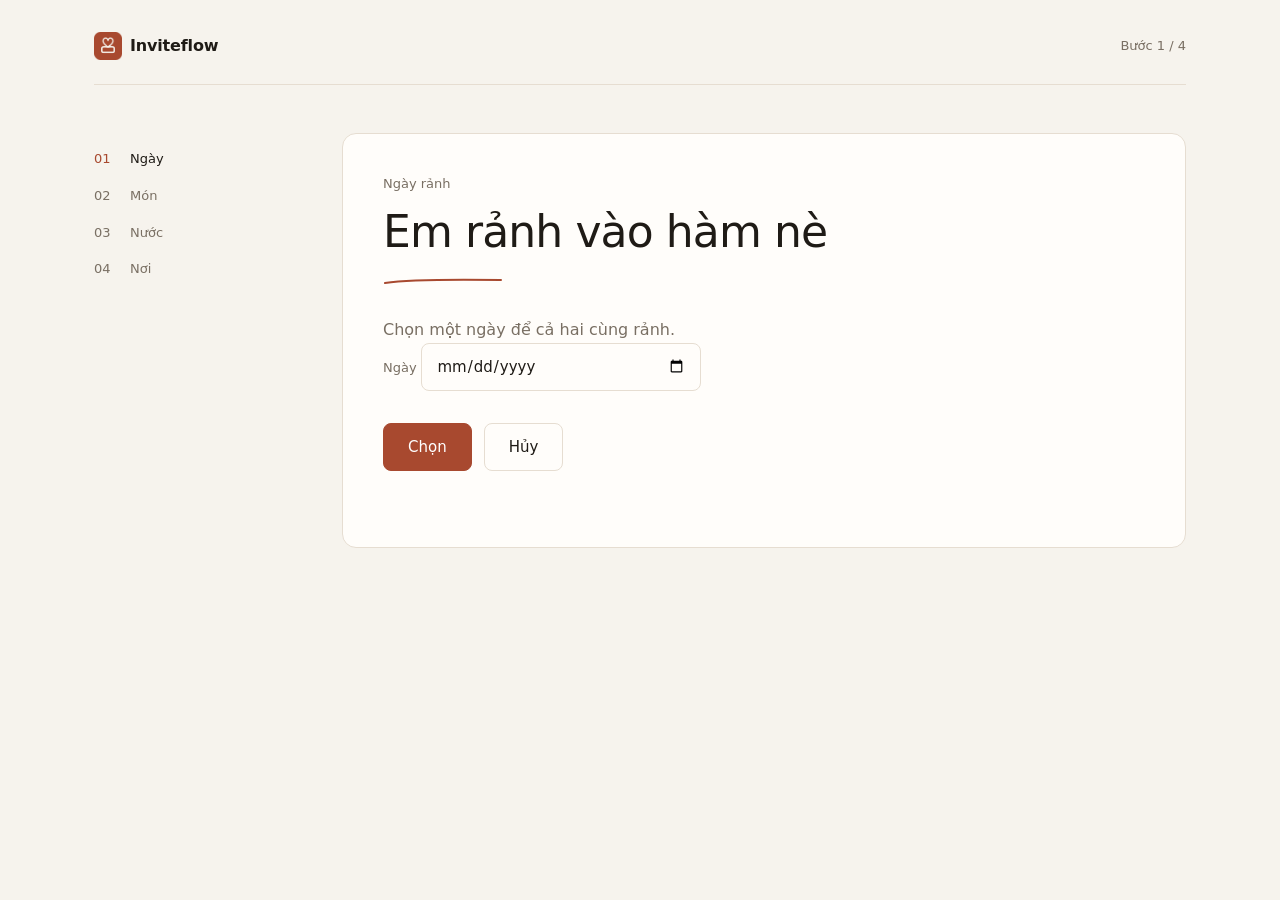
<file: frontend/public/date.html>
<!DOCTYPE html>
<html lang="vi">
<head>
<meta charset="UTF-8">
<meta name="viewport" content="width=device-width, initial-scale=1">
<title>Chọn ngày hẹn</title>
<meta name="description" content="Chọn một ngày để cả hai cùng rảnh.">
<meta property="og:title" content="Một lời mời">
<meta property="og:description" content="Chọn một ngày để cả hai cùng rảnh.">
<meta property="og:image" content="https://motloimoi.cc.cd/og-image.svg">
<link rel="canonical" href="https://motloimoi.cc.cd/date.html">
<link rel="icon" type="image/png" href="assets/img/favicon.png">
<link rel="stylesheet" href="assets/css/style.css">
<script>window.API_BASE = window.API_BASE || 'https://inviteflow-api2.onrender.com';</script>
</head>
<body>
<div class="app">
  <header class="topbar"><span class="brand"><img src="assets/img/logo-micro.png" width="28" height="28" alt="">Inviteflow</span><span class="meta">Bước 1 / 4</span></header>
  <div class="layout">
    <nav class="rail" aria-label="Các bước">
      <div class="step active"><span class="num">01</span>Ngày</div>
      <div class="step"><span class="num">02</span>Món</div>
      <div class="step"><span class="num">03</span>Nước</div>
      <div class="step"><span class="num">04</span>Nơi</div>
    </nav>
    <main class="stage">
      <section class="panel">
        <p class="eyebrow">Ngày rảnh</p>
        <h1 id="dateTitle">Em rảnh vào hàm nè</h1>
        <svg class="signature" viewBox="0 0 120 8" aria-hidden="true"><path d="M2 6c20-3 48-4 116-3" fill="none" stroke="currentColor" stroke-width="2" stroke-linecap="round"/></svg>
        <p class="lead" id="dateLead">Chọn một ngày để cả hai cùng rảnh.</p>
        <label class="eyebrow" for="datepicker">Ngày</label>
        <input class="field" type="date" id="datepicker" style="max-width:280px">
        <div class="actions">
          <button type="button" class="btn btn-primary" id="pick">Chọn</button>
          <button type="button" class="btn" id="cancel">Hủy</button>
        </div>
        <p class="status" id="status" role="status" aria-live="polite"></p>
        <div class="actions" id="nextWrap" hidden><button type="button" class="btn btn-primary" id="next">Tiếp</button></div>
      </section>
    </main>
  </div>
</div>
<script type="module">
  import { save, read, go, formatDay, reveal, setStatus, toast, loadContent } from './assets/js/app.js';
  const input = document.getElementById('datepicker');
  const nextWrap = document.getElementById('nextWrap');
  const now = new Date();
  input.min = `${now.getFullYear()}-${String(now.getMonth() + 1).padStart(2, '0')}-${String(now.getDate()).padStart(2, '0')}`;
  const saved = read('freeDay');
  if (saved) {
    input.value = saved;
    setStatus('status', `Bạn chọn ngày: ${formatDay(saved)}`);
    nextWrap.hidden = false;
  }
  document.getElementById('pick').addEventListener('click', () => {
    if (!input.value) {
      setStatus('status', 'Vui lòng chọn ngày');
      nextWrap.hidden = true;
      return;
    }
    save('freeDay', input.value);
    setStatus('status', `Bạn chọn ngày: ${formatDay(input.value)}`);
    toast('Một buổi hẹn tuyệt vời sẽ đến!');
    reveal('nextWrap');
  });
  document.getElementById('cancel').addEventListener('click', () => {
    input.value = '';
    nextWrap.hidden = true;
    localStorage.removeItem('freeDay');
    setStatus('status', 'Đã hủy chọn ngày');
  });
  document.getElementById('next').addEventListener('click', () => go('food.html'));

  loadContent().then((content) => {
    const page = content.date || {};
    if (page.title) document.getElementById('dateTitle').textContent = page.title;
    if (page.lead) document.getElementById('dateLead').textContent = page.lead;
  });
</script>
</body>
</html>
</file>
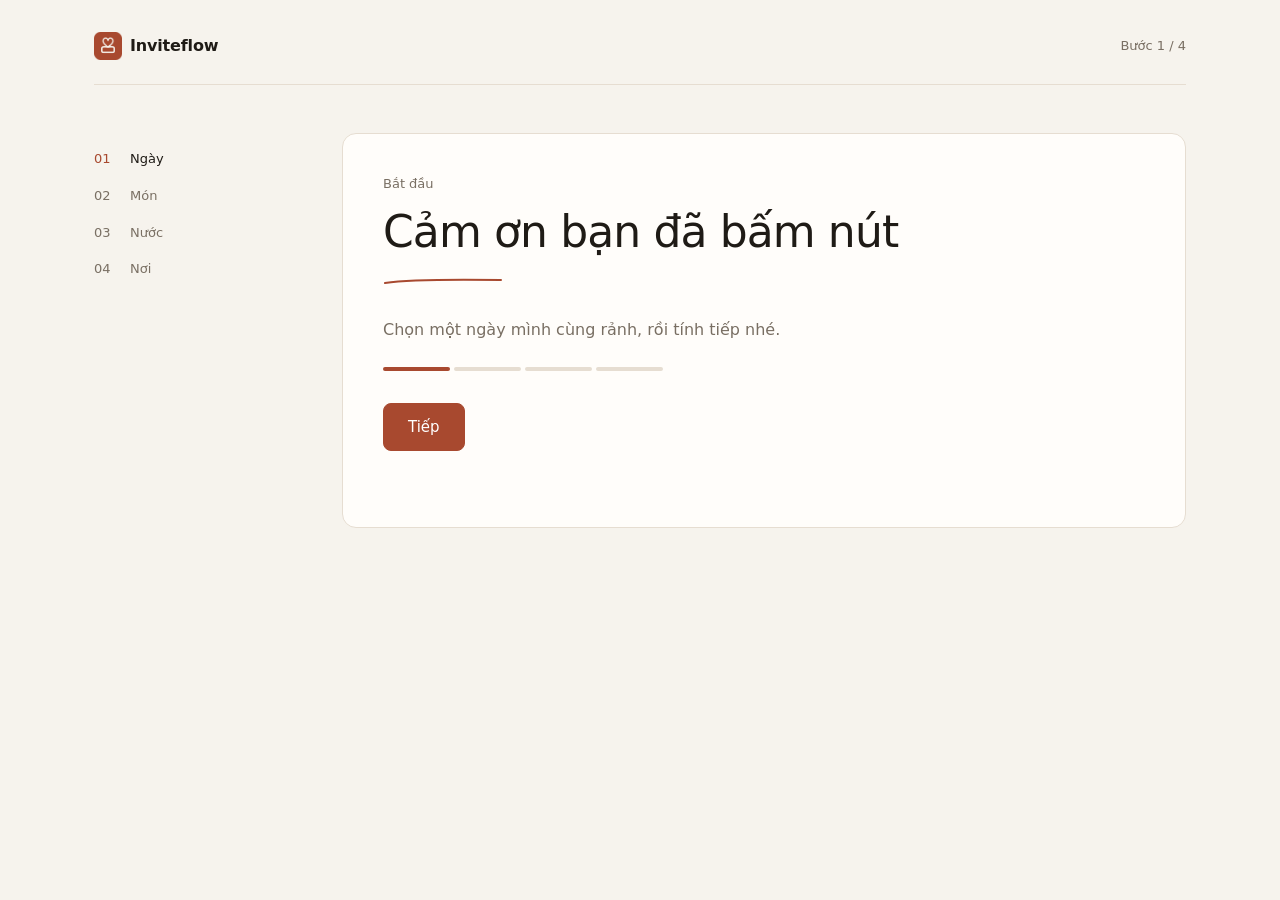
<file: frontend/public/thanks.html>
<!DOCTYPE html>
<html lang="vi">
<head>
<meta charset="UTF-8">
<meta name="viewport" content="width=device-width, initial-scale=1">
<title>Cảm ơn</title>
<meta name="description" content="Cảm ơn bạn đã bấm nút.">
<meta property="og:title" content="Một lời mời">
<meta property="og:description" content="Cảm ơn bạn đã bấm nút.">
<meta property="og:image" content="https://motloimoi.cc.cd/og-image.svg">
<link rel="canonical" href="https://motloimoi.cc.cd/thanks.html">
<link rel="icon" type="image/png" href="assets/img/favicon.png">
<link rel="stylesheet" href="assets/css/style.css">
<script>window.API_BASE = window.API_BASE || 'https://inviteflow-api2.onrender.com';</script>
</head>
<body>
<div class="app">
  <header class="topbar"><span class="brand"><img src="assets/img/logo-micro.png" width="28" height="28" alt="">Inviteflow</span><span class="meta">Bước 1 / 4</span></header>
  <div class="layout">
    <nav class="rail" aria-label="Các bước">
      <div class="step active"><span class="num">01</span>Ngày</div>
      <div class="step"><span class="num">02</span>Món</div>
      <div class="step"><span class="num">03</span>Nước</div>
      <div class="step"><span class="num">04</span>Nơi</div>
    </nav>
    <main class="stage">
      <section class="panel">
        <p class="eyebrow">Bắt đầu</p>
        <h1 id="thanksTitle">Cảm ơn bạn đã bấm nút</h1>
        <svg class="signature" viewBox="0 0 120 8" aria-hidden="true"><path d="M2 6c20-3 48-4 116-3" fill="none" stroke="currentColor" stroke-width="2" stroke-linecap="round"/></svg>
        <p class="lead" id="thanksLead">Chọn một ngày mình cùng rảnh, rồi tính tiếp nhé.</p>
        <div class="progress" aria-hidden="true"><span class="on"></span><span></span><span></span><span></span></div>
        <div class="actions"><button type="button" class="btn btn-primary" id="next">Tiếp</button></div>
        <p class="status" id="status"></p>
      </section>
    </main>
  </div>
</div>
<script type="module">
  import { go, setStatus, toast, hearts, loadContent } from './assets/js/app.js';
  let words = ['Bấm đi mà', 'Click đi', 'Thử đi', 'Đừng ngại', 'Bấm mạnh vào'];
  const button = document.getElementById('next');
  let busy = false;
  button.addEventListener('click', () => {
    if (busy) return;
    busy = true;
    let i = 0;
    const timer = setInterval(() => {
      button.textContent = words[i % words.length];
      i += 1;
    }, 100);
    setTimeout(() => {
      clearInterval(timer);
      button.textContent = 'Tiếp';
      busy = false;
      setStatus('status', 'Cảm ơn bạn đã bấm nút');
      toast('Cảm ơn bạn đã bấm nút');
      hearts();
      setTimeout(() => go('date.html'), 3600);
    }, 900);
  });

  loadContent().then((content) => {
    const page = content.thanks || {};
    if (page.title) document.getElementById('thanksTitle').textContent = page.title;
    if (page.lead) document.getElementById('thanksLead').textContent = page.lead;
    if (Array.isArray(page.spam) && page.spam.length) words = page.spam;
  });
</script>
</body>
</html>
</file>
<file: frontend/public/assets/css/style.css>
:root {
  --paper: #f6f3ed;
  --surface: #fffdfa;
  --ink: #1f1b16;
  --muted: #796f63;
  --line: #e6ddd1;
  --accent: #a8492f;
  --accent-ink: #8a3d28;
  --accent-soft: #f7eae3;
  --radius: 14px;
  --control: 8px;
  --ease: cubic-bezier(0.22, 1, 0.36, 1);
}

* { box-sizing: border-box; }

[hidden] { display: none !important; }

html { -webkit-font-smoothing: antialiased; -moz-osx-font-smoothing: grayscale; }

body {
  margin: 0;
  min-height: 100vh;
  background: var(--paper);
  color: var(--ink);
  font-family: system-ui, -apple-system, "Segoe UI", Roboto, sans-serif;
  font-size: 15px;
  line-height: 1.6;
}

h1, h2 { text-wrap: balance; }
p, .lead { text-wrap: pretty; }

.app {
  max-width: 1140px;
  margin: 0 auto;
  padding: 32px 24px 64px;
}

.topbar {
  display: flex;
  align-items: center;
  justify-content: space-between;
  gap: 24px;
  padding-bottom: 24px;
  border-bottom: 1px solid var(--line);
}

.brand { font-size: 16px; font-weight: 600; letter-spacing: -0.01em; display: inline-flex; align-items: center; gap: 8px; }
.brand img { width: 28px; height: 28px; display: block; }
.meta { color: var(--muted); font-size: 13px; }

.layout {
  display: grid;
  grid-template-columns: 200px minmax(0, 1fr);
  gap: 48px;
  margin-top: 48px;
}

.rail { padding-top: 8px; }
.step { display: flex; align-items: center; gap: 12px; padding: 8px 0; color: var(--muted); font-size: 13px; }
.step .num { width: 24px; font-variant-numeric: tabular-nums; }
.step.active { color: var(--ink); font-weight: 500; }
.step.active .num { color: var(--accent); }
.step.done .num { color: var(--accent-ink); }

.stage { min-width: 0; }

.panel {
  background: var(--surface);
  border: 1px solid var(--line);
  border-radius: var(--radius);
  padding: 40px;
}

.eyebrow { margin: 0 0 12px; color: var(--muted); font-size: 13px; }

h1 {
  margin: 0 0 16px;
  font-size: clamp(32px, 4vw, 44px);
  font-weight: 500;
  line-height: 1.15;
  letter-spacing: -0.02em;
}

.lead { margin: 0; max-width: 48ch; color: var(--muted); font-size: 16px; }
.signature { display: block; width: 120px; height: 8px; margin: 20px 0 32px; color: var(--accent); }

.split { display: grid; grid-template-columns: 1fr 0.9fr; gap: 48px; align-items: center; }
.hero-img { width: 100%; border: 1px solid var(--line); border-radius: var(--radius); }

.actions { display: flex; flex-wrap: wrap; gap: 12px; margin-top: 32px; }

.btn, .field {
  font-family: inherit;
  font-size: 15px;
  color: var(--ink);
  background: var(--surface);
  border: 1px solid var(--line);
  border-radius: var(--control);
  cursor: pointer;
  transition: background-color 140ms var(--ease), border-color 140ms var(--ease), transform 140ms var(--ease);
}

.btn { min-height: 48px; padding: 12px 24px; font-weight: 500; }
.btn:hover { background: var(--paper); }
.btn:active { transform: scale(0.98); }

.btn-primary { background: var(--accent); border-color: var(--accent); color: #fff; }
.btn-primary:hover { background: var(--accent-ink); border-color: var(--accent-ink); }

.btn:focus-visible, .choice:focus-visible, .field:focus-visible {
  outline: 2px solid var(--accent);
  outline-offset: 2px;
}

#no {
  position: relative;
  transition: transform 260ms cubic-bezier(0.34, 1.56, 0.64, 1), background-color 180ms var(--ease);
}
#no.dodging { animation: dodge-pop 260ms cubic-bezier(0.34, 1.56, 0.64, 1); }
@keyframes dodge-pop {
  0% { transform: scale(1); }
  55% { transform: scale(1.12); }
  100% { transform: scale(1.06); }
}

.hero-stack { position: relative; }
.hero-img-overlay {
  position: absolute; inset: 0; width: 100%; opacity: 0; pointer-events: none;
  transition: opacity 180ms var(--ease);
}
.hero-img-overlay.show { opacity: 1; }

.toast {
  position: fixed;
  left: 50%;
  bottom: 32px;
  z-index: 30;
  padding: 12px 20px;
  background: var(--ink);
  color: #fff;
  border-radius: var(--control);
  font-size: 14px;
  box-shadow: 0 8px 24px rgba(31, 27, 22, 0.16);
  animation: toast-in 200ms var(--ease) both;
  transition: opacity 220ms var(--ease), transform 220ms var(--ease);
}
.toast.out { opacity: 0; transform: translate(-50%, 10px); }

@keyframes toast-in {
  from { opacity: 0; transform: translate(-50%, 8px); }
  to { opacity: 1; transform: translate(-50%, 0); }
}

.heart-field { position: fixed; inset: 0; z-index: 20; pointer-events: none; overflow: hidden; }
.heart { position: absolute; top: -24px; width: 18px; height: 18px; color: var(--accent); opacity: 0; animation: fall 3200ms linear forwards; }
.heart svg { width: 100%; height: 100%; display: block; }
.heart-inner { display: block; width: 100%; height: 100%; transform-origin: 50% 20%; animation: sway var(--sway, 1600ms) ease-in-out infinite alternate; }
@keyframes sway {
  from { transform: rotate(-16deg); }
  to { transform: rotate(16deg); }
}

@keyframes fall {
  0% { opacity: 0; transform: translate3d(0, -6vh, 0) scale(0.7) rotate(0deg); }
  8% { opacity: 1; }
  88% { opacity: 1; }
  100% { opacity: 0; transform: translate3d(var(--drift, 0px), 108vh, 0) scale(1.15) rotate(var(--spin, 40deg)); }
}

.scene3d {
  width: 100%;
  height: 360px;
  margin: 0 0 8px;
  border: 1px solid var(--line);
  border-radius: var(--radius);
  background: var(--accent-soft);
  overflow: hidden;
}

.scene3d canvas { display: block; width: 100%; height: 100%; }

.field { width: 100%; min-height: 48px; padding: 10px 14px; }

.choice-grid { display: grid; grid-template-columns: repeat(3, minmax(0, 1fr)); gap: 16px; }

.choice {
  position: relative;
  overflow: hidden;
  display: flex;
  flex-direction: column;
  gap: 10px;
  padding: 8px;
  background: var(--surface);
  border: 1px solid var(--line);
  border-radius: 12px;
  text-align: left;
  cursor: pointer;
  opacity: 0;
  animation: choice-in 420ms var(--ease) both;
  animation-delay: calc(var(--i, 0) * 45ms);
  transition: background-color 160ms var(--ease), border-color 160ms var(--ease), transform 180ms var(--ease), box-shadow 180ms var(--ease);
}
@keyframes choice-in {
  from { opacity: 0; transform: translateY(14px) scale(0.97); }
  to { opacity: 1; transform: translateY(0) scale(1); }
}

.choice:hover { background: var(--paper); transform: translateY(-4px); box-shadow: 0 10px 22px -10px rgba(31, 27, 22, 0.22); }
.choice:active { transform: scale(0.98); }
.choice img { width: 100%; aspect-ratio: 1; object-fit: cover; border-radius: 8px; background: var(--paper); transition: transform 300ms var(--ease); }
.choice:hover img { transform: scale(1.04); }
.choice .label { font-size: 14px; font-weight: 500; }

.choice-check {
  position: absolute; top: 14px; right: 14px;
  width: 26px; height: 26px; display: grid; place-items: center;
  border-radius: 50%; background: var(--accent); color: #fff;
  font-size: 14px; font-weight: 700;
  opacity: 0; transform: scale(0.4); pointer-events: none;
  transition: opacity 200ms var(--ease), transform 260ms cubic-bezier(0.34, 1.56, 0.64, 1);
}
.choice[aria-pressed="true"] { background: var(--accent-soft); border-color: var(--accent); }
.choice[aria-pressed="true"] .label { color: var(--accent-ink); }
.choice[aria-pressed="true"] .choice-check { opacity: 1; transform: scale(1); }

.choice-ripple {
  position: absolute; width: 12px; height: 12px; margin: -6px 0 0 -6px;
  border-radius: 50%; background: rgba(168, 73, 47, 0.28);
  pointer-events: none; animation: choice-ripple 520ms var(--ease) forwards;
}
@keyframes choice-ripple {
  from { transform: scale(0); opacity: 0.8; }
  to { transform: scale(22); opacity: 0; }
}

.status { min-height: 20px; margin: 16px 0 0; color: var(--accent-ink); font-size: 13px; }

.receipt { margin-top: 32px; border-top: 1px solid var(--line); }
.receipt-row { display: flex; justify-content: space-between; gap: 24px; padding: 14px 0; border-bottom: 1px solid var(--line); }
.receipt-label { color: var(--muted); font-size: 13px; }
.receipt-value { font-weight: 500; }

.status-line { display: flex; align-items: center; gap: 8px; margin-top: 24px; color: var(--muted); font-size: 13px; }
.status-dot { width: 8px; height: 8px; border-radius: 50%; background: var(--line); }
.status-line.done { color: var(--accent-ink); }
.status-line.done .status-dot { background: var(--accent); }

.progress { display: flex; gap: 4px; margin-top: 24px; max-width: 280px; }
.progress span { height: 4px; flex: 1; border-radius: 2px; background: var(--line); }
.progress span.on { background: var(--accent); }

.table-wrap { overflow-x: auto; margin-top: 24px; border: 1px solid var(--line); border-radius: var(--radius); background: var(--surface); }
.table-wrap table { width: 100%; min-width: 900px; border-collapse: collapse; font-size: 14px; font-variant-numeric: tabular-nums; }
.table-wrap th, .table-wrap td { padding: 12px 16px; border-bottom: 1px solid var(--line); text-align: left; white-space: nowrap; }
.table-wrap th { color: var(--muted); font-weight: 400; background: var(--paper); position: sticky; top: 0; }
.table-wrap tbody tr:hover { background: var(--accent-soft); }
.table-wrap tbody tr:last-child td { border-bottom: 0; }

.stat-grid { display: grid; grid-template-columns: repeat(4, minmax(0, 1fr)); gap: 16px; margin-top: 0; }
.stat { padding: 20px 24px; background: var(--surface); border: 1px solid var(--line); border-radius: var(--radius); }
.stat-label { color: var(--muted); font-size: 13px; }
.stat-value { display: block; margin-top: 6px; font-size: 34px; font-weight: 500; line-height: 1.1; font-variant-numeric: tabular-nums; letter-spacing: -0.01em; }
.stat-accent { background: var(--accent-soft); border-color: #eccdbd; }
.stat-accent .stat-value { color: var(--accent-ink); }

.chart-block { margin-top: 0; padding: 24px; background: var(--surface); border: 1px solid var(--line); border-radius: var(--radius); }
.chart-head { display: flex; justify-content: space-between; align-items: baseline; gap: 16px; margin-bottom: 20px; }
.chart {
  display: flex;
  align-items: flex-end;
  gap: 12px;
  min-height: 140px;
  border-bottom: 1px solid var(--line);
  background-image: linear-gradient(var(--line) 1px, transparent 1px);
  background-size: 100% 35px;
  background-position: bottom;
}
.chart-day { flex: 1 1 0; display: flex; flex-direction: column; align-items: center; gap: 6px; min-width: 0; }
.chart-bar { width: 100%; max-width: 40px; background: var(--accent); border-radius: 4px 4px 0 0; min-height: 2px; }
.chart-day:last-child .chart-bar { background: var(--accent-ink); }
.chart-label { color: var(--muted); font-size: 11px; white-space: nowrap; }
.chart-count { font-size: 12px; font-variant-numeric: tabular-nums; color: var(--ink); }

.login-screen {
  min-height: 100vh;
  display: flex;
  align-items: center;
  justify-content: center;
  padding: 24px;
  background: #1c1814;
  position: relative;
}
.login-screen::before {
  content: 'Inviteflow';
  position: absolute;
  top: 28px;
  left: 32px;
  color: #efe9de;
  font-size: 17px;
  font-weight: 600;
  letter-spacing: -0.01em;
}
.login-screen::after {
  content: 'Khu vực riêng tư — chỉ dành cho chủ hệ thống';
  position: absolute;
  bottom: 28px;
  left: 32px;
  color: #8a8175;
  font-size: 13px;
}
.login-screen .panel { box-shadow: 0 24px 64px rgba(0, 0, 0, 0.4); }

.admin-shell { display: grid; grid-template-columns: 248px minmax(0, 1fr); min-height: 100vh; }
.sidebar {
  position: sticky;
  top: 0;
  align-self: start;
  height: 100vh;
  display: flex;
  flex-direction: column;
  gap: 28px;
  padding: 32px 20px;
  background: #1c1814;
  color: #efe9de;
}
.sidebar .brand { display: block; font-size: 17px; }
.sidebar .brand::after {
  content: '';
  display: block;
  width: 40px;
  height: 3px;
  margin-top: 8px;
  border-radius: 2px;
  background: var(--accent);
}
.nav { display: flex; flex-direction: column; gap: 4px; }
.nav-item {
  display: flex;
  align-items: center;
  gap: 10px;
  min-height: 40px;
  padding: 8px 12px;
  border: 0;
  border-radius: var(--control);
  background: none;
  color: #a89e8f;
  font: inherit;
  font-size: 14px;
  text-align: left;
  cursor: pointer;
  transition: background-color 140ms var(--ease), color 140ms var(--ease);
}
.nav-item:hover { background: rgba(255, 255, 255, 0.06); color: #efe9de; }
.nav-item.active { background: var(--accent); color: #fff; font-weight: 500; }
.nav-item .num { width: 20px; font-variant-numeric: tabular-nums; opacity: 0.7; }
.sidebar-foot { margin-top: auto; display: flex; flex-direction: column; gap: 8px; color: #a89e8f; }
.sidebar-foot .meta { font-size: 12px; }
.sidebar-foot .btn { background: rgba(255, 255, 255, 0.06); border-color: rgba(255, 255, 255, 0.14); color: #efe9de; }
.sidebar-foot .btn:hover { background: rgba(255, 255, 255, 0.12); }

.admin-main { display: flex; flex-direction: column; min-width: 0; }
.admin-topbar {
  display: flex;
  align-items: center;
  justify-content: space-between;
  gap: 16px;
  padding: 18px 40px;
  border-bottom: 1px solid var(--line);
  background: var(--surface);
}
.admin-topbar h2 { margin: 0; font-size: 20px; }
.admin-content { padding: 32px 40px 64px; display: flex; flex-direction: column; gap: 20px; background: var(--paper); min-height: calc(100vh - 77px); }
.toolbar { display: flex; flex-wrap: wrap; gap: 12px; }
.toolbar .spacer { flex: 1 1 auto; }
.breakdown-grid { display: grid; grid-template-columns: repeat(3, minmax(0, 1fr)); gap: 16px; }
.breakdown { padding: 20px 24px; background: var(--surface); border: 1px solid var(--line); border-radius: var(--radius); }
.breakdown h3 { margin: 0 0 12px; font: 500 15px/1.4 system-ui, -apple-system, "Segoe UI", sans-serif; }
.breakdown-row { display: flex; align-items: center; justify-content: space-between; gap: 12px; padding: 6px 0; font-size: 14px; }
.breakdown-row .count { color: var(--muted); font-variant-numeric: tabular-nums; }
.form-grid { display: grid; grid-template-columns: repeat(2, minmax(0, 1fr)); gap: 16px; }
.form-grid .full { grid-column: 1 / -1; }
.form-grid label { display: block; margin-bottom: 6px; color: var(--muted); font-size: 13px; }
.field-wrap { position: relative; }
.eye-btn {
  position: absolute;
  right: 8px;
  top: 50%;
  transform: translateY(-50%);
  width: 32px;
  height: 32px;
  display: flex;
  align-items: center;
  justify-content: center;
  border: 0;
  background: none;
  color: var(--muted);
  cursor: pointer;
}
.eye-btn:hover { color: var(--ink); }
.eye-btn svg { width: 18px; height: 18px; }
.remember { display: flex; align-items: center; gap: 8px; margin: 16px 0 0; color: var(--muted); font-size: 14px; cursor: pointer; }

@media (max-width: 900px) {
  .admin-shell { grid-template-columns: 1fr; }
  .sidebar { position: static; height: auto; flex-direction: row; align-items: center; flex-wrap: wrap; gap: 12px; padding: 16px; border-right: 0; border-bottom: 1px solid var(--line); }
  .nav { flex-direction: row; flex-wrap: wrap; }
  .sidebar-foot { margin-top: 0; flex-direction: row; align-items: center; margin-left: auto; }
  .admin-content { padding: 20px 14px; }
  .admin-topbar { padding: 16px 14px; }
  .breakdown-grid { grid-template-columns: 1fr; }
  .form-grid { grid-template-columns: 1fr; }
}

.filters { display: flex; flex-wrap: wrap; gap: 12px; margin-top: 0; }
.filters .field { width: auto; min-width: 160px; min-height: 44px; }
.filters .field.grow { flex: 1 1 220px; }

.drawer {
  position: fixed;
  top: 0;
  right: 0;
  bottom: 0;
  width: min(420px, 100%);
  z-index: 40;
  padding: 32px 24px;
  background: var(--surface);
  border-left: 1px solid var(--line);
  box-shadow: -8px 0 24px rgba(31, 27, 22, 0.06);
  overflow-y: auto;
}
.drawer h2 { margin-bottom: 20px; }
.drawer-row { display: flex; justify-content: space-between; gap: 16px; padding: 10px 0; border-bottom: 1px solid var(--line); font-size: 14px; }
.drawer-row span:first-child { color: var(--muted); }
.drawer-row span:last-child { text-align: right; max-width: 60%; overflow-wrap: anywhere; }
.drawer pre { margin: 20px 0 0; padding: 12px; background: var(--paper); border: 1px solid var(--line); border-radius: var(--control); font-size: 12px; white-space: pre-wrap; overflow-wrap: anywhere; }
.drawer-close { float: right; }

@media (max-width: 900px) {
  .layout { grid-template-columns: 1fr; gap: 24px; }
  .rail { display: flex; gap: 16px; flex-wrap: wrap; padding-top: 0; }
  .step { padding: 4px 0; }
  .split { grid-template-columns: 1fr; gap: 32px; }
  .choice-grid { grid-template-columns: repeat(2, minmax(0, 1fr)); }
  .stat-grid { grid-template-columns: repeat(2, minmax(0, 1fr)); }
}

@media (max-width: 560px) {
  .app { padding: 20px 14px 40px; }
  .panel { padding: 24px 20px; }
  .choice-grid { grid-template-columns: 1fr; }
}

@media (prefers-reduced-motion: reduce) {
  .btn, .choice, #no { transition: none; }
  .toast, .heart, .heart-inner, .choice-ripple { animation: none; }
  .choice { opacity: 1; }
  .choice-check { transition: none; }
}
</file>
